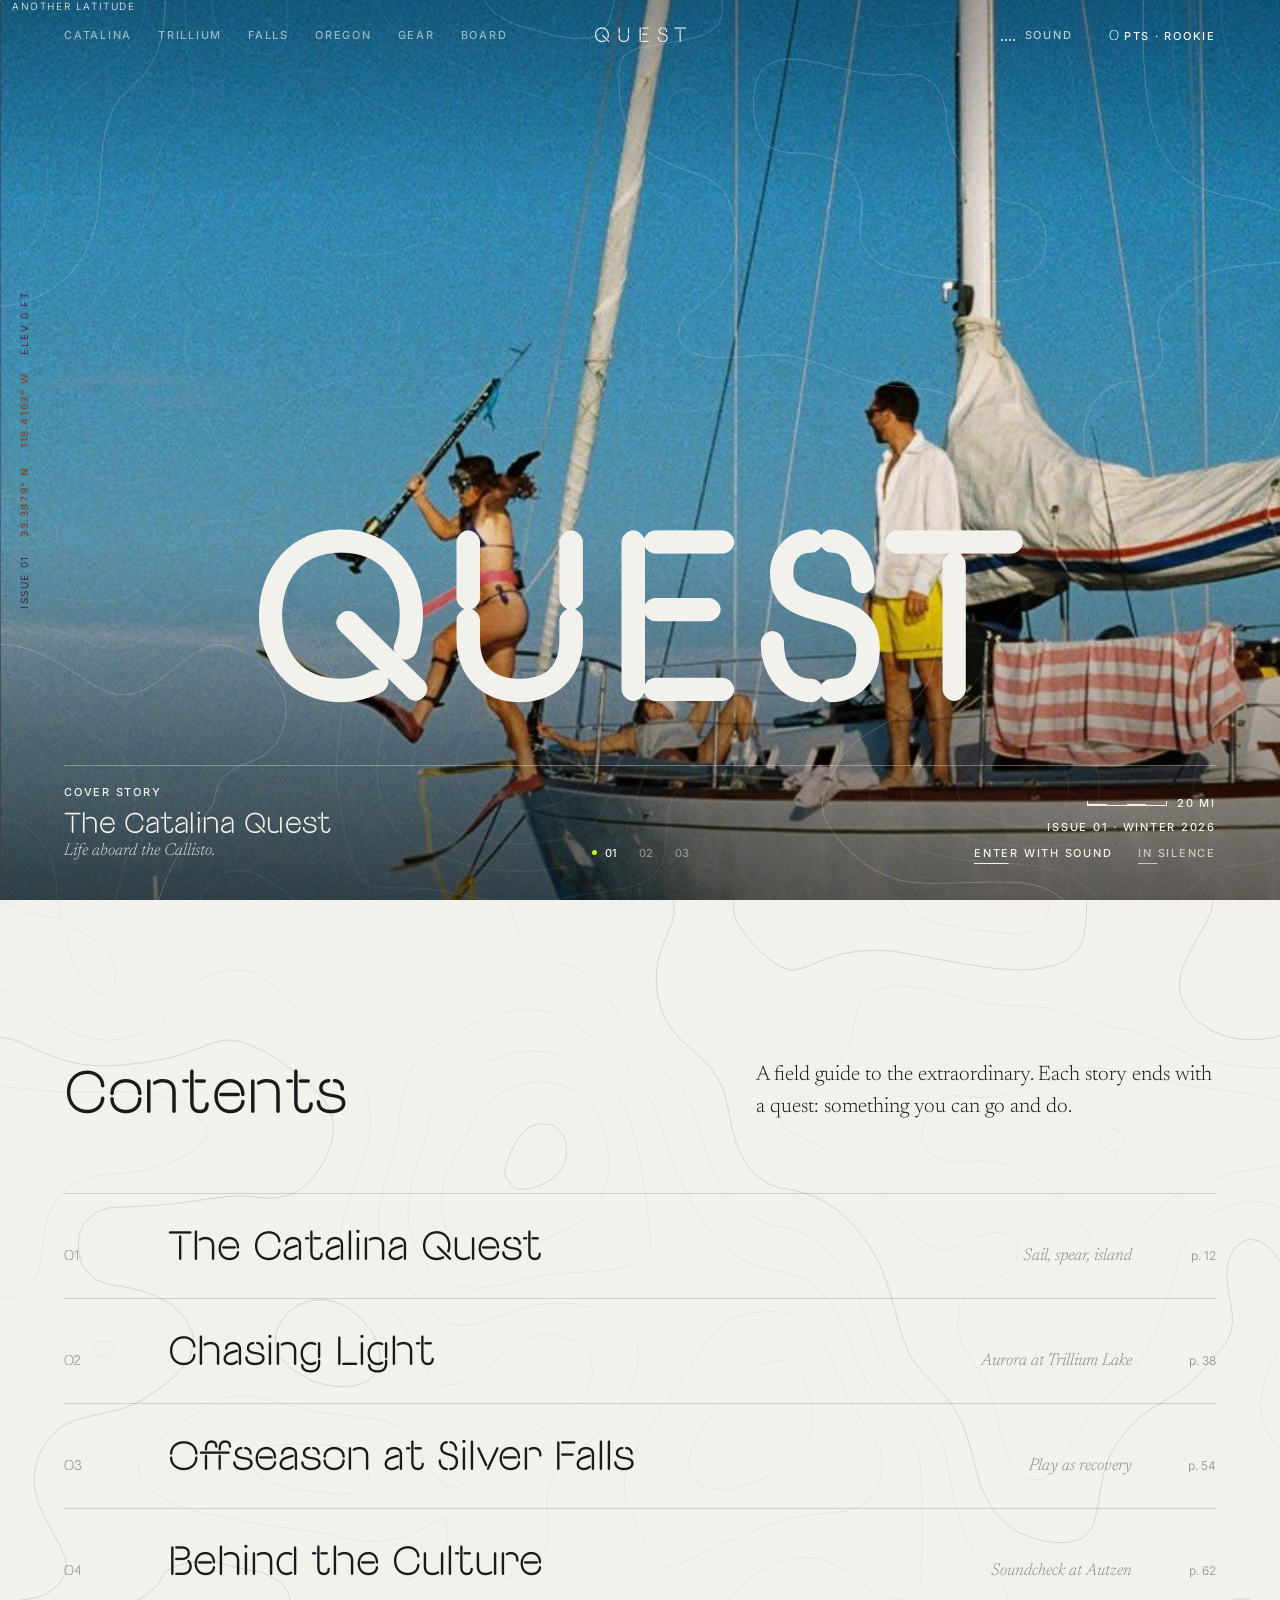
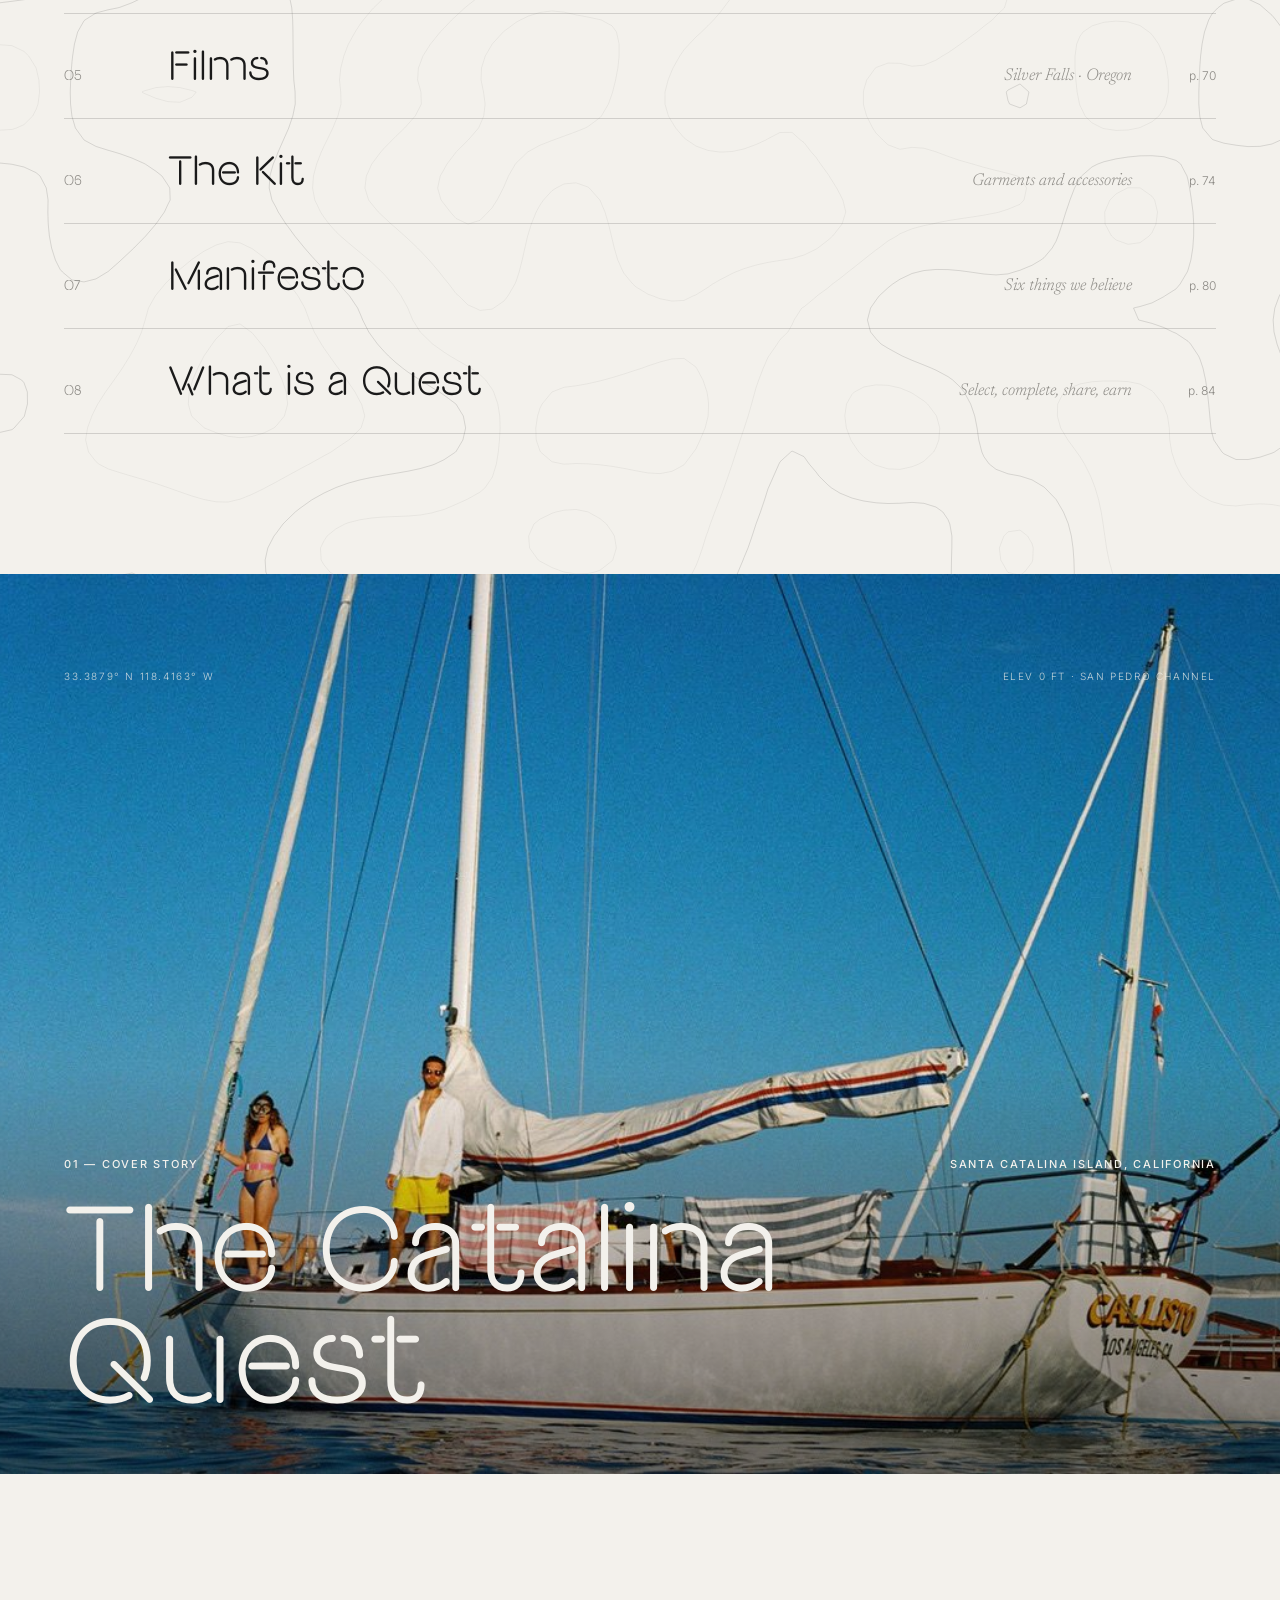
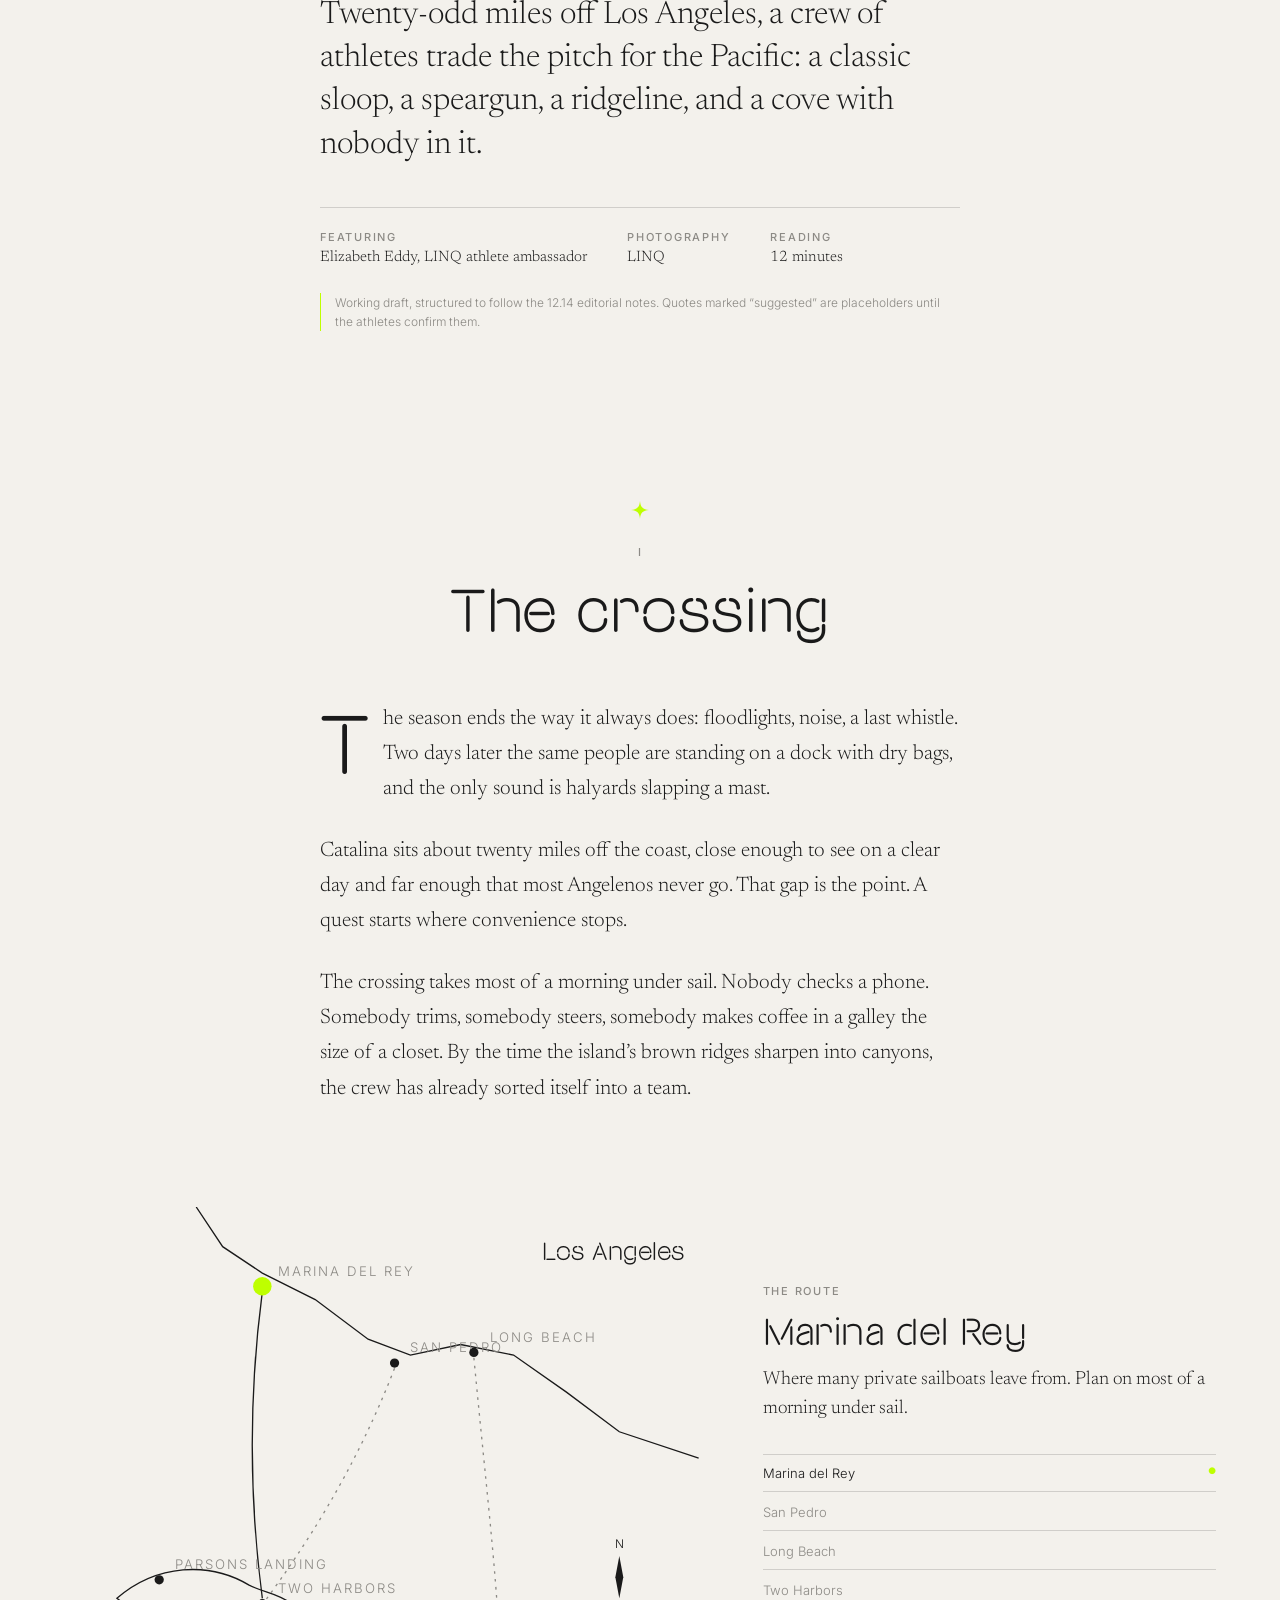
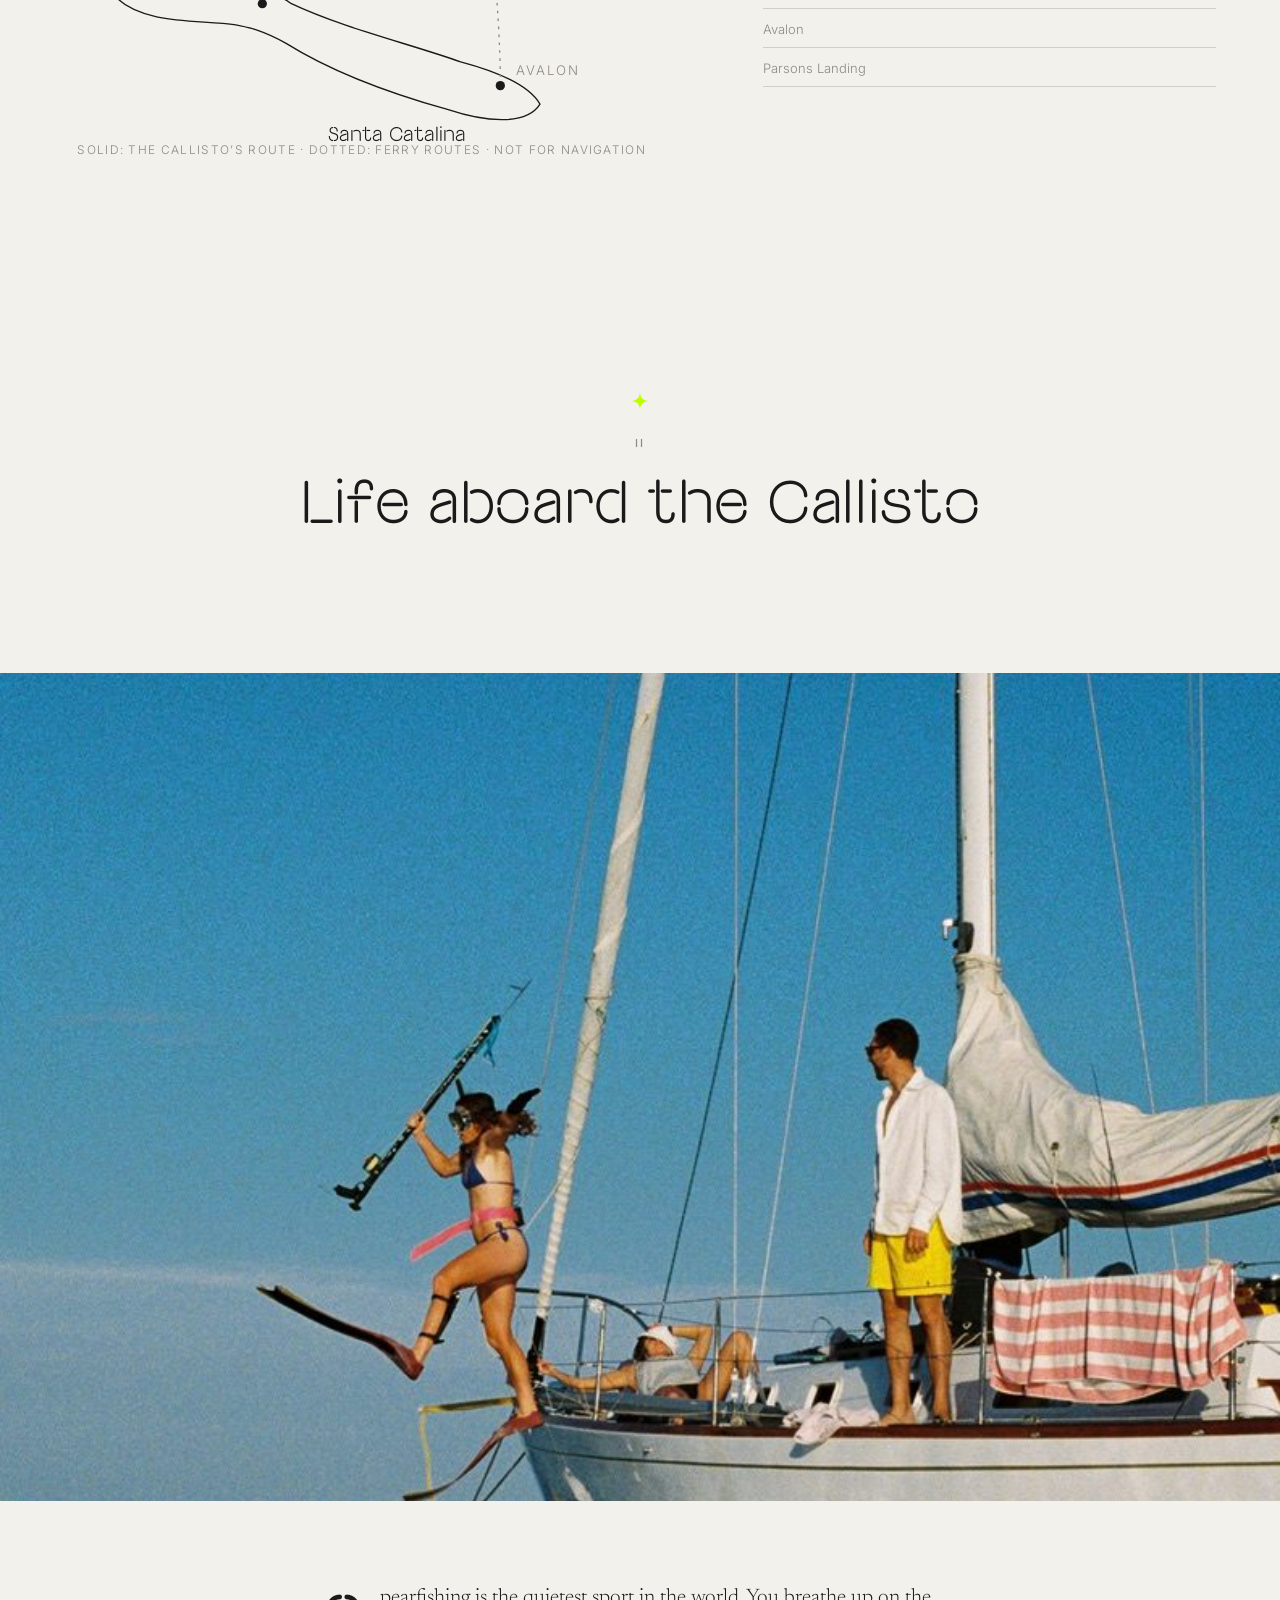
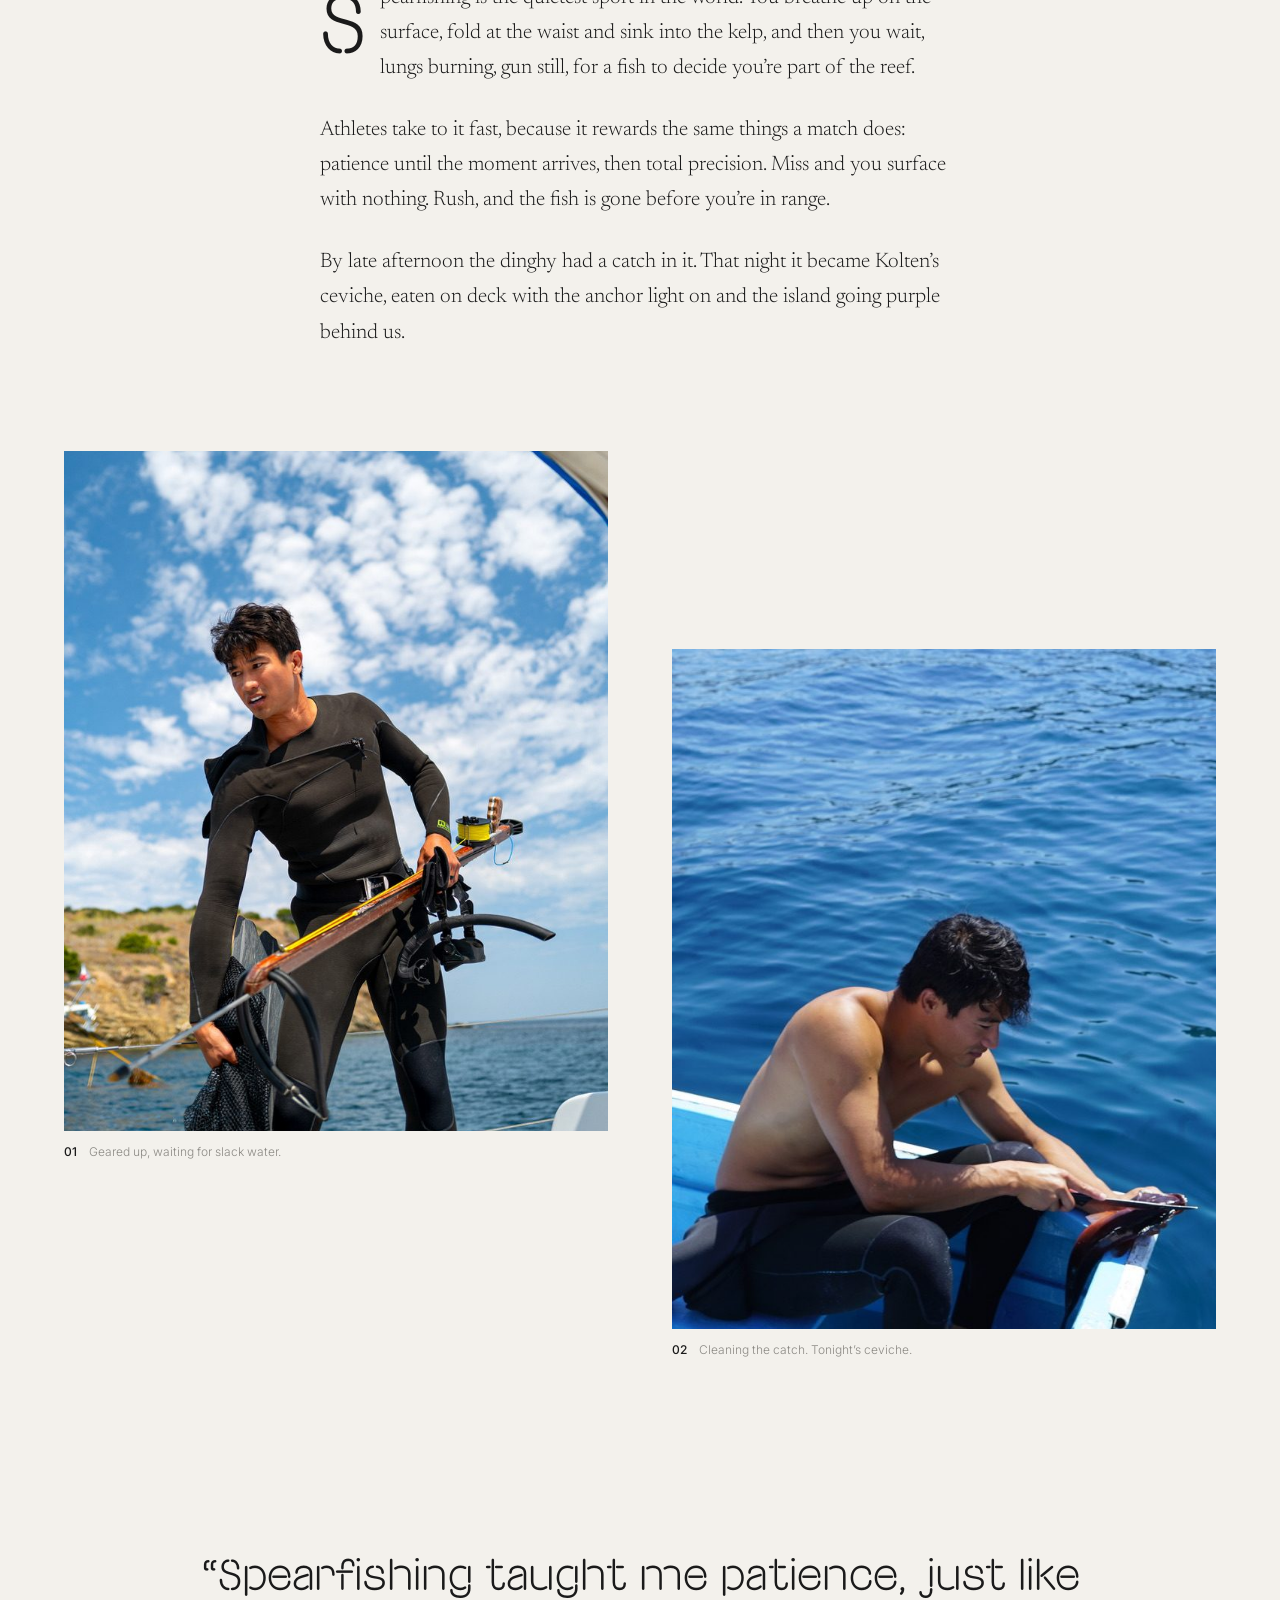
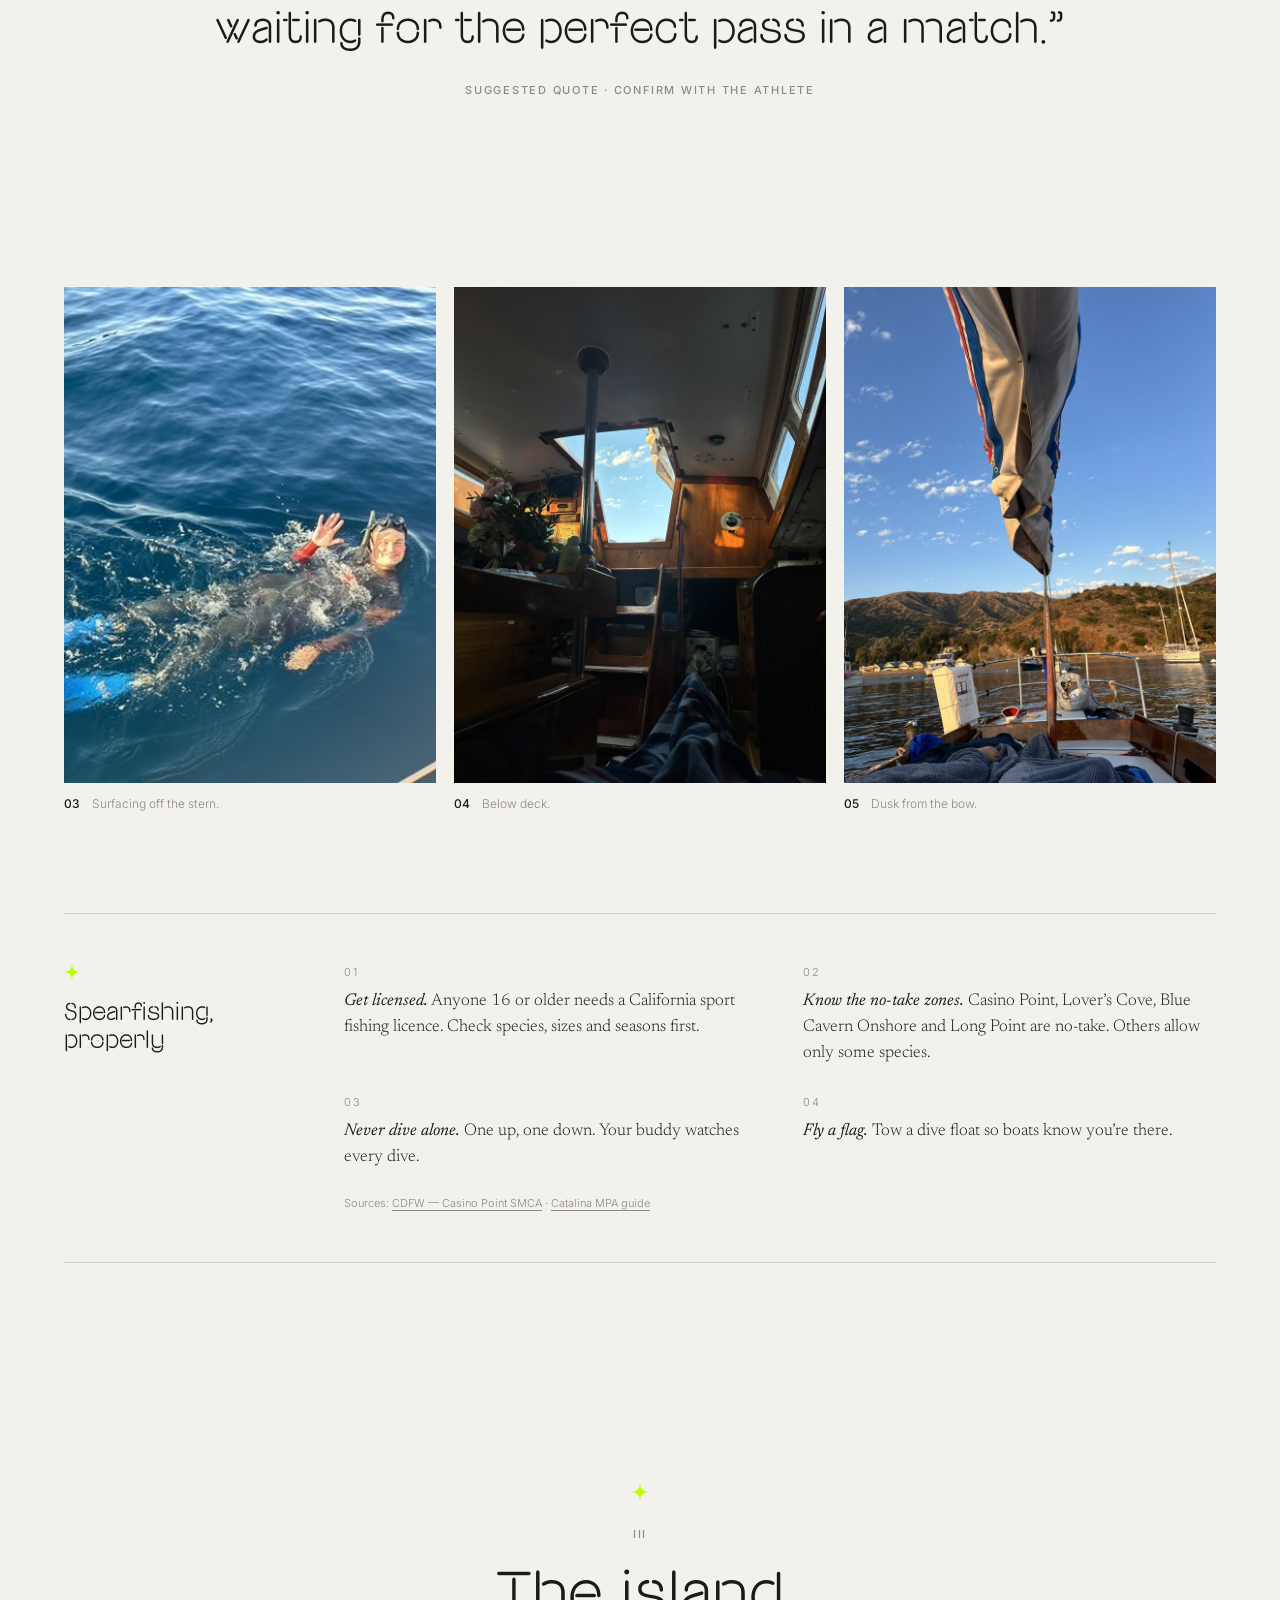
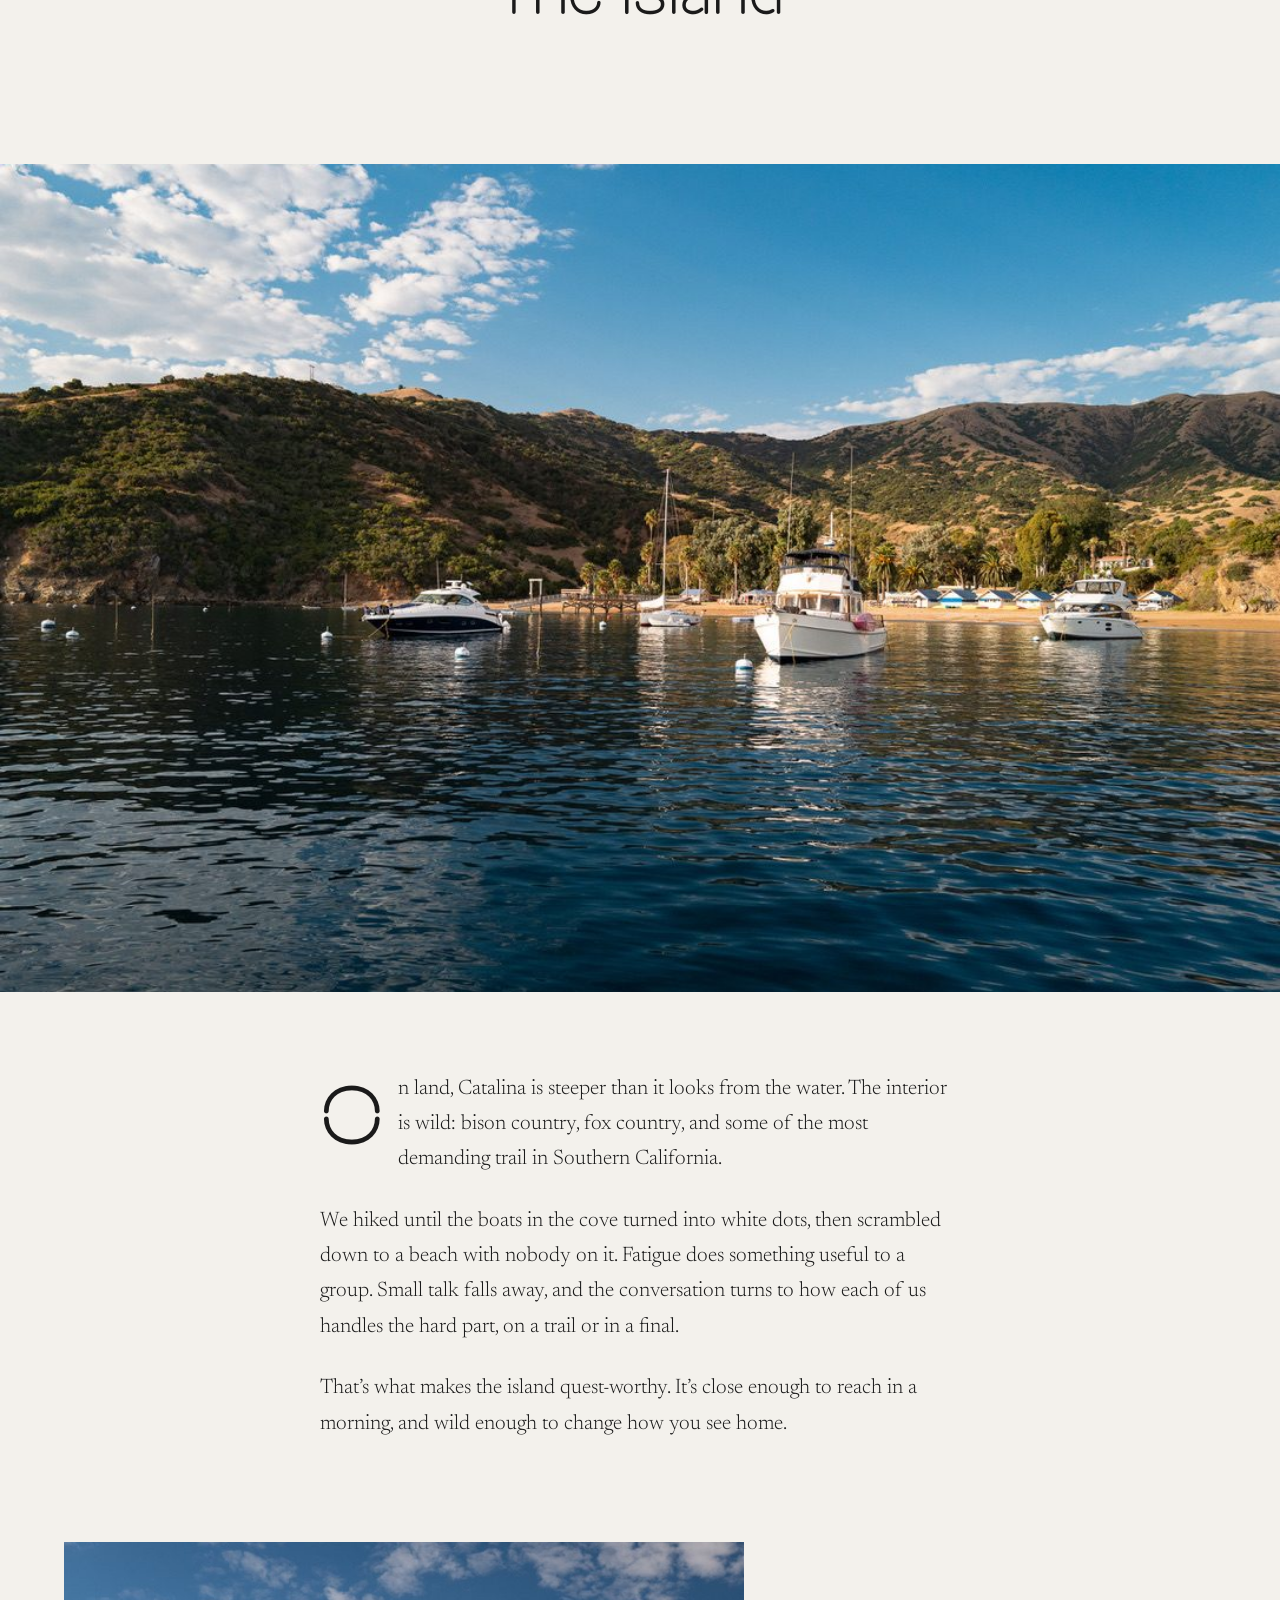
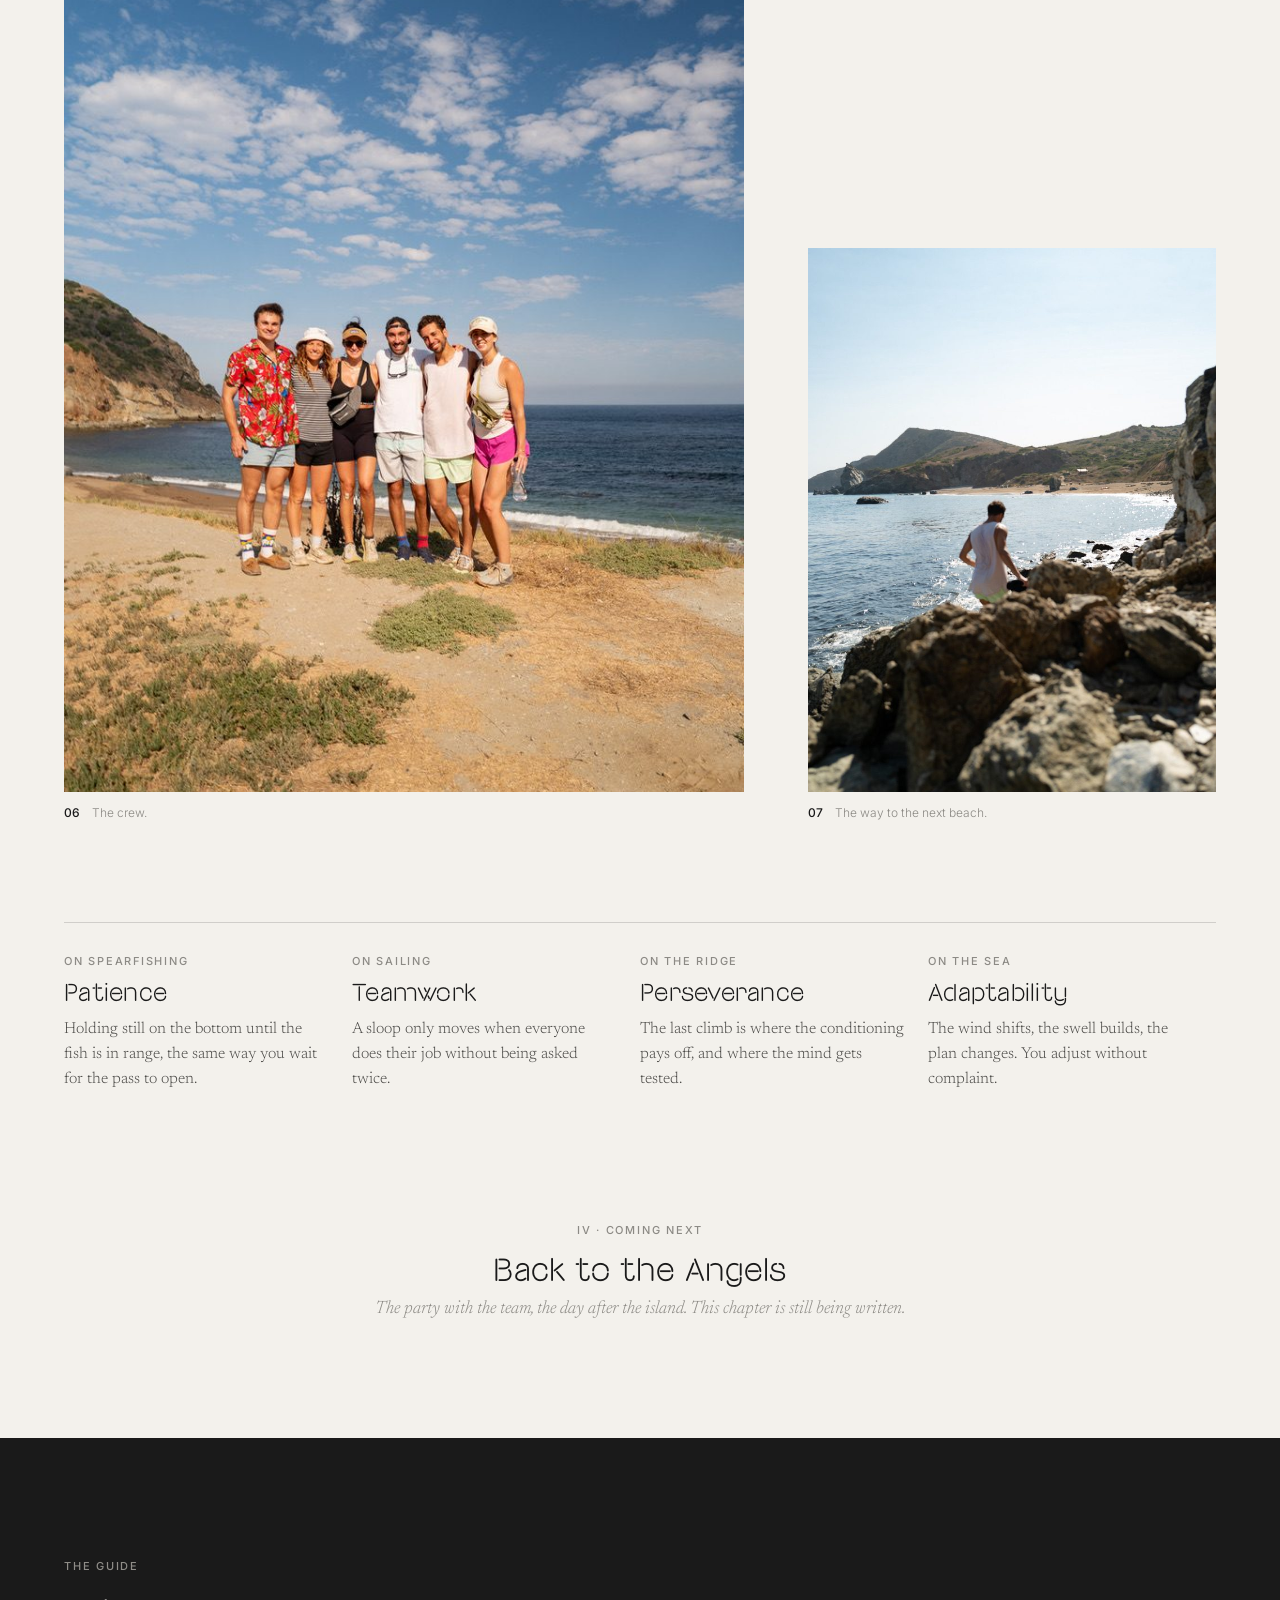
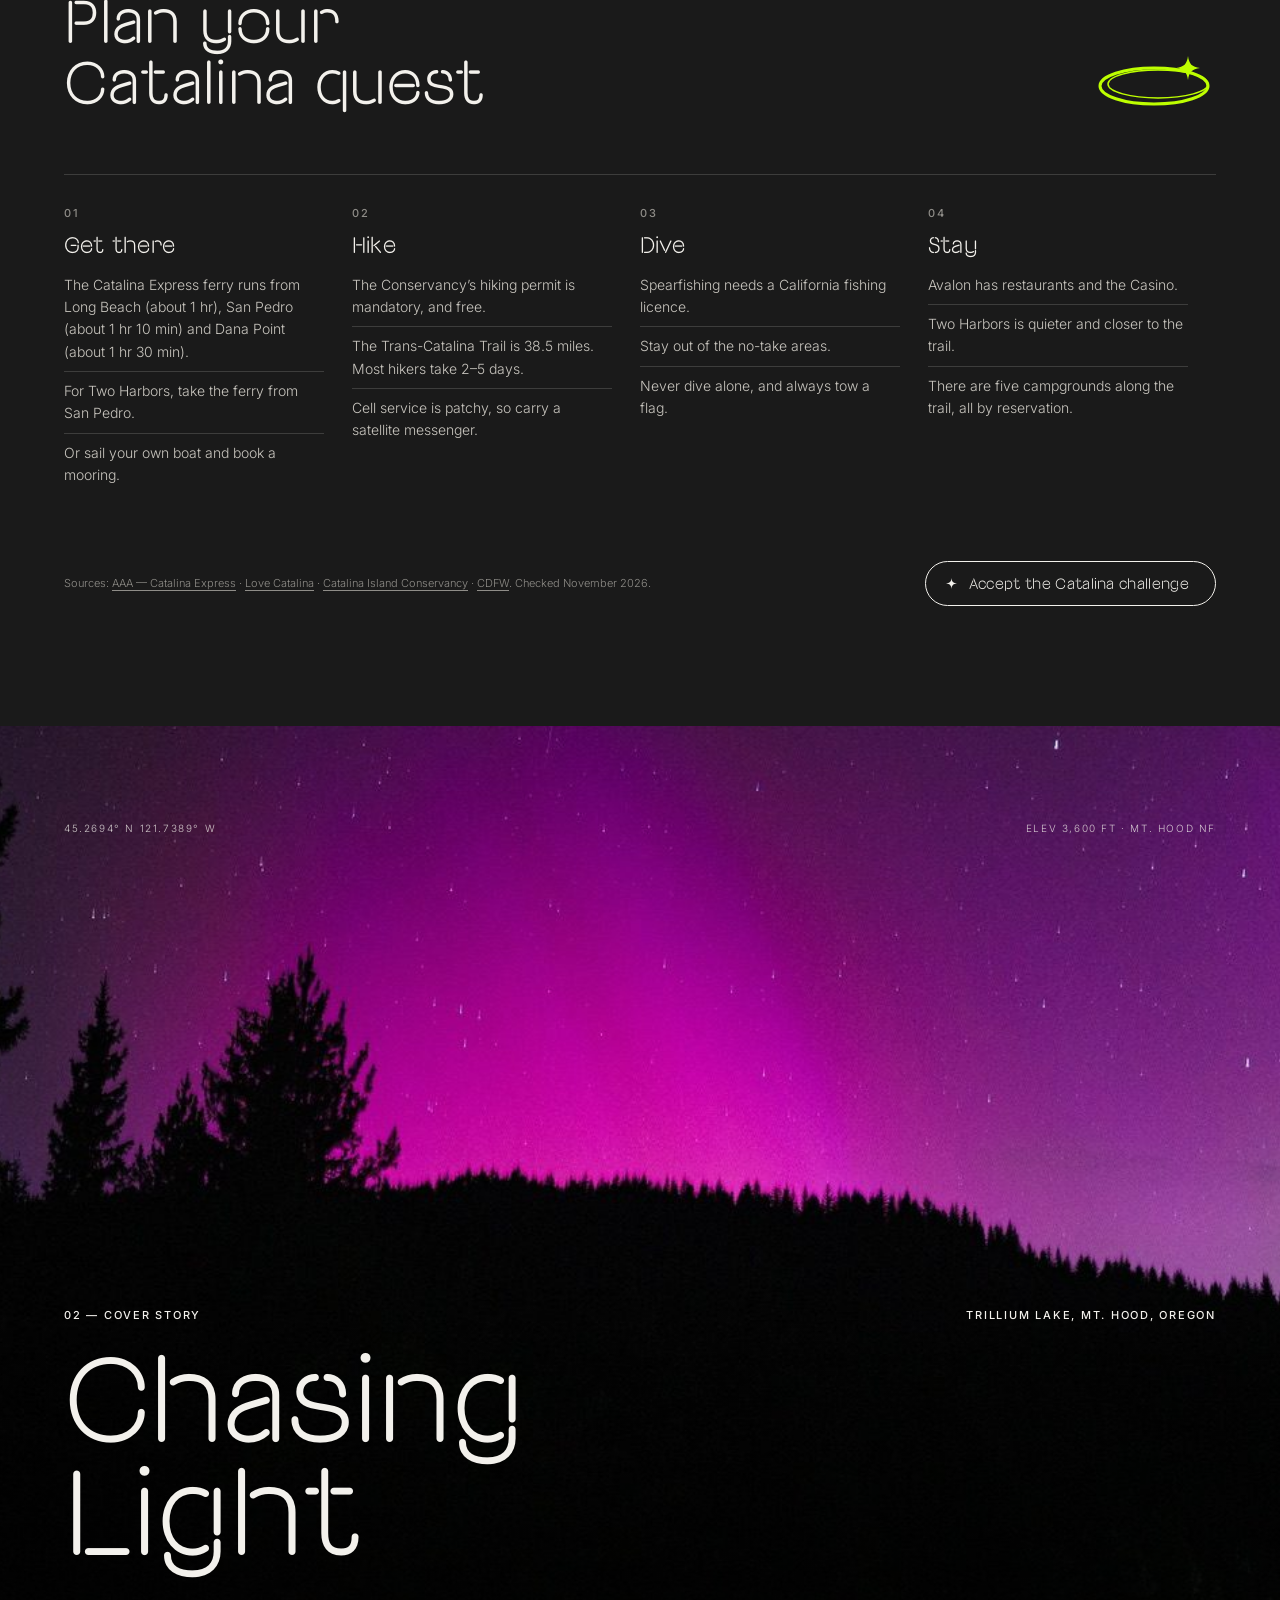
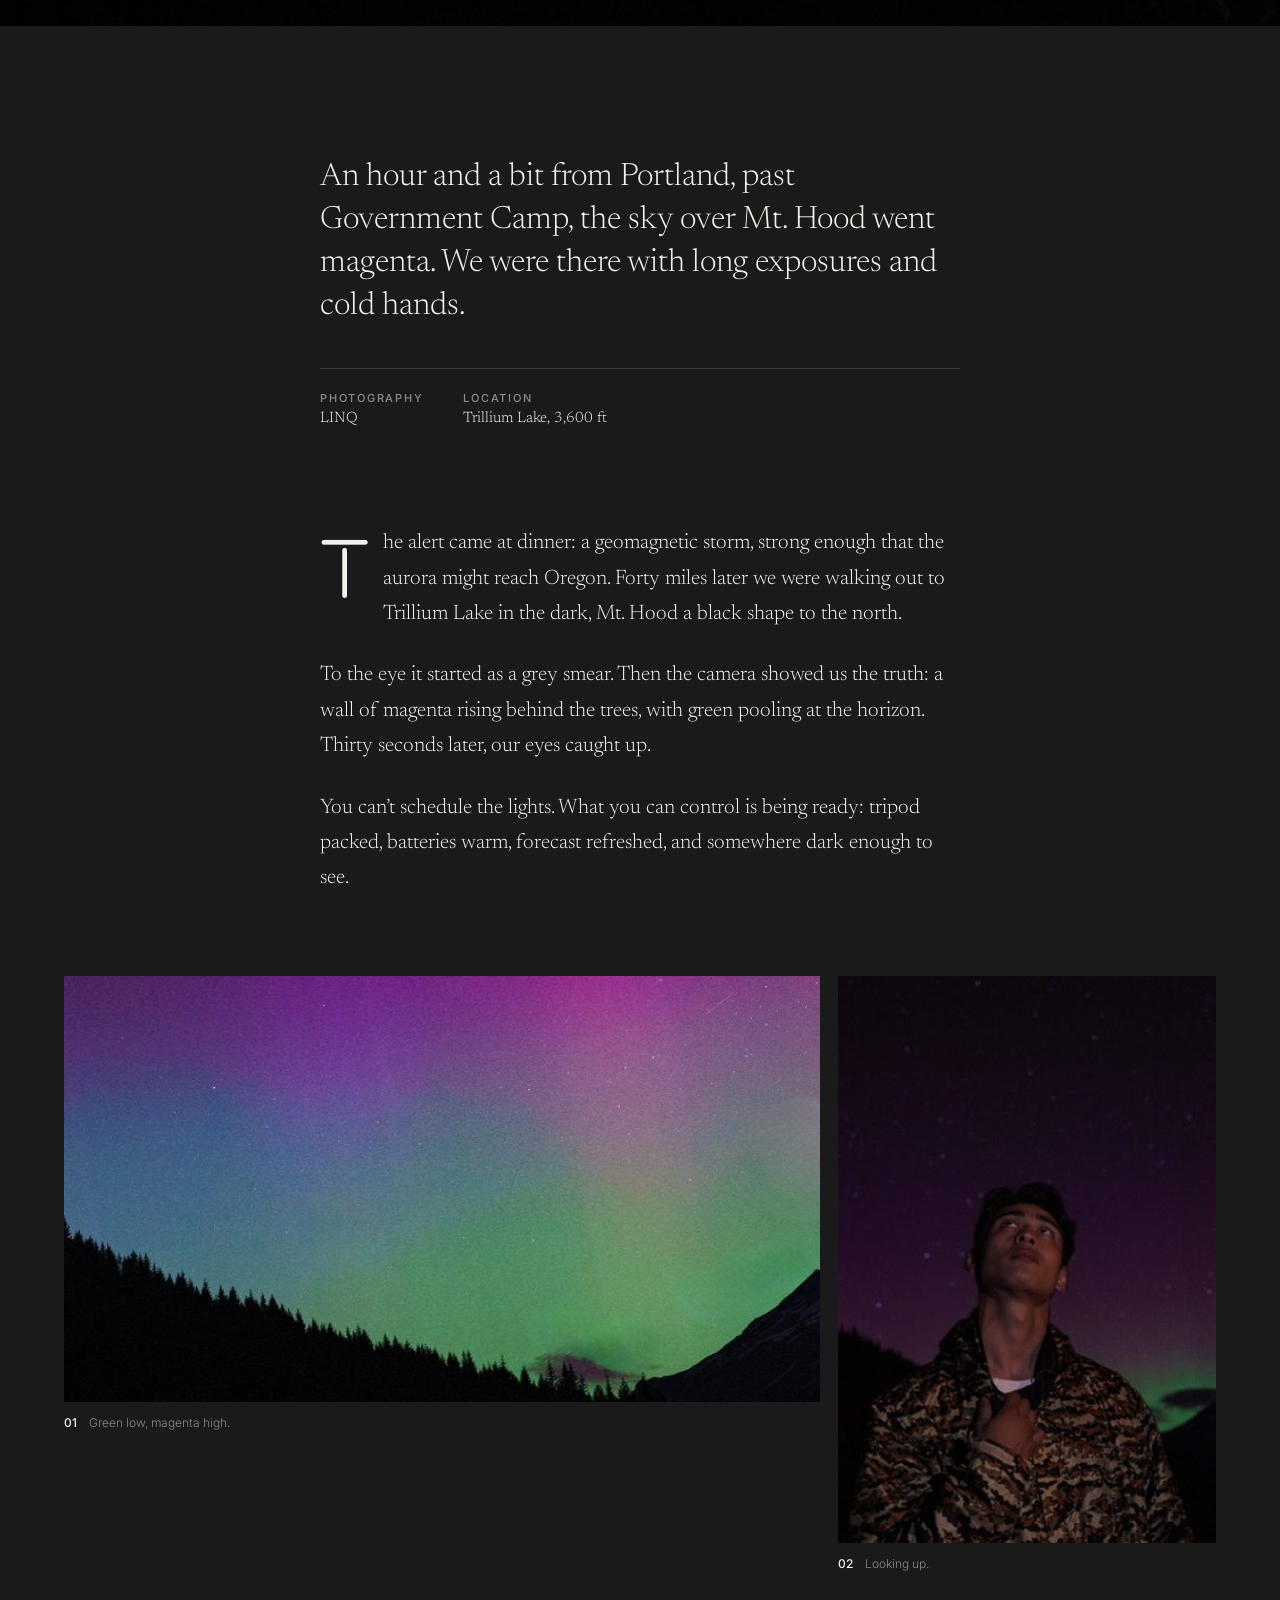
<file: guide.html>
<!DOCTYPE html>
<html lang="en">
<head>
<meta charset="utf-8">
<meta name="viewport" content="width=device-width, initial-scale=1">
<title>Quest Guidebook — Issue 01</title>
<link rel="preconnect" href="https://fonts.googleapis.com">
<link rel="preconnect" href="https://fonts.gstatic.com" crossorigin>
<link href="https://fonts.googleapis.com/css2?family=Newsreader:ital,opsz,wght@0,6..72,300;0,6..72,400;1,6..72,300;1,6..72,400&family=Inter:wght@400;500&display=swap" rel="stylesheet">
<style>
@font-face{font-family:'Beon';src:url('fonts/beon.otf') format('opentype');font-display:swap}
:root{
  --ink:#1A1A1A; --ink2:#242424; --bone:#F3F1EC; --stone:#E6E3DC; --grey:#8C8A85; --line:rgba(26,26,26,.16); --line-d:rgba(243,241,236,.16);
  --lime:#BEFF00;
  --display:'Beon','Inter',sans-serif;
  --serif:'Newsreader',Georgia,serif;
  --sans:'Inter',system-ui,sans-serif;
  --ease:cubic-bezier(.22,.61,.12,1);
  --pad:clamp(20px,5vw,72px);
}
*{box-sizing:border-box;margin:0;padding:0}
html{scroll-behavior:smooth}
body{background:var(--bone);color:var(--ink);font-family:var(--serif);font-weight:300;-webkit-font-smoothing:antialiased;overflow-x:hidden}
a{color:inherit;text-decoration:none}
button{font:inherit;color:inherit;background:none;border:0;cursor:pointer}
img{display:block;max-width:100%}
::selection{background:var(--lime);color:var(--ink)}
.wrap{max-width:1440px;margin:0 auto;padding:0 var(--pad)}
.col{max-width:640px;margin:0 auto}
.disp{font-family:var(--display);font-weight:400;letter-spacing:.01em;line-height:.95}
.lbl{font-family:var(--sans);font-size:11px;font-weight:500;letter-spacing:.16em;text-transform:uppercase}
.muted{color:var(--grey)}
.g{display:inline-block;width:1em;height:1em;vertical-align:-.12em;fill:currentColor}
.g.s{fill:none;stroke:currentColor;stroke-width:1.2}
.dark{background:var(--ink);color:var(--bone)}
.dark .muted{color:#8f8d88}
.rule{height:1px;background:var(--line);border:0}
.dark .rule{background:var(--line-d)}
.fade{opacity:0;transform:translateY(24px);transition:opacity 1.4s var(--ease),transform 1.4s var(--ease)}
.fade.in{opacity:1;transform:none}
.link{position:relative;display:inline-flex;align-items:center;gap:.6em}
.link::after{content:"";position:absolute;left:0;right:0;bottom:-4px;height:1px;background:currentColor;transform-origin:left;transform:scaleX(.25);transition:transform .6s var(--ease)}
.link:hover::after{transform:scaleX(1)}
.btn{position:relative;display:inline-flex;align-items:center;gap:12px;font-family:var(--display);font-size:16px;letter-spacing:.02em;line-height:1;padding:14px 26px 13px 20px;border:1px solid currentColor;border-radius:999px;transition:background .6s var(--ease),color .6s var(--ease),border-color .6s;isolation:isolate}
.btn::before{content:"";width:11px;height:11px;flex:none;background:currentColor;-webkit-mask:url("data:image/svg+xml,%3Csvg xmlns='http://www.w3.org/2000/svg' viewBox='0 0 100 100'%3E%3Cpath d='M50 0C52.5 34 66 47.5 100 50 66 52.5 52.5 66 50 100 47.5 66 34 52.5 0 50 34 47.5 47.5 34 50 0Z'/%3E%3C/svg%3E") center/contain no-repeat;mask:url("data:image/svg+xml,%3Csvg xmlns='http://www.w3.org/2000/svg' viewBox='0 0 100 100'%3E%3Cpath d='M50 0C52.5 34 66 47.5 100 50 66 52.5 52.5 66 50 100 47.5 66 34 52.5 0 50 34 47.5 47.5 34 50 0Z'/%3E%3C/svg%3E") center/contain no-repeat;transition:transform 1.1s var(--ease),background .5s}
.btn::after{content:"";position:absolute;inset:-7px -12px;border:1px solid var(--lime);border-radius:50%;transform:rotate(-5deg) scale(.9);opacity:0;transition:opacity .6s,transform 1s var(--ease);pointer-events:none;z-index:-1}
.btn:hover{background:var(--ink);color:var(--bone);border-color:var(--ink)}
.btn:hover::before{transform:rotate(180deg);background:var(--lime)}
.btn:hover::after{opacity:1;transform:rotate(-5deg) scale(1)}
.dark .btn:hover{background:var(--bone);color:var(--ink);border-color:var(--bone)}
.dark .btn:hover::before{background:var(--ink)}
.btn.on,.btn.on:hover{background:var(--lime);color:var(--ink);border-color:var(--lime)}
.btn.on::before{background:var(--ink)}
.btn.quiet{border-color:transparent;padding-left:0}
.btn.quiet:hover{background:none;color:inherit;border-color:transparent}
.btn.quiet::after{display:none}

/* nav */
#progress{position:fixed;top:0;left:0;height:1px;width:0;background:var(--lime);z-index:130}
nav{position:fixed;top:0;left:0;right:0;z-index:120;display:grid;grid-template-columns:1fr auto 1fr;align-items:center;padding:22px var(--pad);color:var(--bone);transition:background .6s,color .6s,padding .6s}
nav.solid{background:rgba(243,241,236,.92);backdrop-filter:blur(12px);-webkit-backdrop-filter:blur(12px);color:var(--ink);padding:14px var(--pad)}
nav.solid.dk{background:rgba(26,26,26,.9);color:var(--bone)}
.navl{display:flex;gap:26px}
.navl a{opacity:.6;transition:opacity .3s;position:relative}
.navl a:hover,.navl a.active{opacity:1}
.navl a.active::before{content:"";position:absolute;left:-12px;top:50%;width:4px;height:4px;border-radius:50%;background:var(--lime);transform:translateY(-50%)}
.logo{font-family:var(--display);font-size:22px;letter-spacing:.32em;padding-left:.32em}
.passport{justify-self:end;display:flex;gap:14px;align-items:center}
.passport b{font-family:var(--display);font-weight:400;font-size:15px;letter-spacing:.04em}
@media(max-width:1060px){.navl{display:none}nav{grid-template-columns:auto 1fr}.passport{justify-self:end}}

/* cover */
#cover{position:relative;height:100vh;min-height:640px;overflow:hidden;background:var(--ink);color:var(--bone)}
.slide{position:absolute;inset:0;opacity:0;transition:opacity 2.2s ease}
.slide.on{opacity:1}
.slide img{width:100%;height:100%;object-fit:cover;transform:scale(1.04);transition:transform 12s linear}
.slide.on img{transform:scale(1)}
.slide::after{content:"";position:absolute;inset:0;background:linear-gradient(to bottom,rgba(0,0,0,.28),transparent 22%,transparent 60%,rgba(0,0,0,.55))}
.cover-in{position:absolute;inset:0;z-index:3;display:flex;flex-direction:column;justify-content:flex-end;padding:0 var(--pad) 40px}
.mast{font-family:var(--display);font-size:clamp(96px,19vw,300px);line-height:.8;letter-spacing:.06em;text-align:center;margin-bottom:5vh;opacity:0;animation:mast 2.4s .2s var(--ease) forwards}
@keyframes mast{from{opacity:0;letter-spacing:.2em}to{opacity:1;letter-spacing:.06em}}
.cover-foot{display:grid;grid-template-columns:1fr auto 1fr;align-items:end;gap:20px;border-top:1px solid rgba(243,241,236,.35);padding-top:18px}
.cl{display:none}.cl.on{display:block;animation:fadein 1.2s var(--ease)}
@keyframes fadein{from{opacity:0}to{opacity:1}}
.cl .disp{font-size:clamp(24px,2.4vw,36px);margin:8px 0 6px}
.cl p{font-style:italic;font-size:17px;opacity:.85}
.cidx{display:flex;gap:22px}
.cidx button{opacity:.45;transition:opacity .3s}
.cidx button.on{opacity:1}
.cidx button.on::before{content:"";display:inline-block;width:5px;height:5px;border-radius:50%;background:var(--lime);margin-right:8px;vertical-align:2px}
.cover-foot .r{justify-self:end;text-align:right}
@media(max-width:760px){.cover-foot{grid-template-columns:1fr}.cover-foot .r{justify-self:start;text-align:left}}

/* contents */
#contents{padding:160px 0 140px}
.c-head{display:grid;grid-template-columns:1fr 1fr;gap:40px;margin-bottom:70px;align-items:end}
.c-head .disp{font-size:clamp(44px,5vw,76px)}
.c-head p{font-size:21px;line-height:1.5;max-width:460px;justify-self:end}
.toc{position:relative}
.toc a{display:grid;grid-template-columns:80px 1fr auto 60px;gap:24px;align-items:baseline;padding:26px 0;border-top:1px solid var(--line);transition:padding .6s var(--ease)}
.toc a:last-child{border-bottom:1px solid var(--line)}
.toc a .n{font-family:var(--display);font-size:15px;color:var(--grey)}
.toc a .t{font-family:var(--display);font-size:clamp(28px,3.4vw,52px)}
.toc a .d{font-style:italic;font-size:17px;color:var(--grey)}
.toc a .p{font-family:var(--sans);font-size:12px;text-align:right;color:var(--grey)}
.toc a:hover{padding-left:18px}
.toc a:hover .n{color:var(--ink)}
.toc-img{position:fixed;width:280px;aspect-ratio:4/5;pointer-events:none;z-index:60;opacity:0;transform:translate(-50%,-50%) scale(.96);transition:opacity .4s,transform .4s var(--ease);overflow:hidden}
.toc-img.on{opacity:1;transform:translate(-50%,-50%) scale(1)}
.toc-img img{width:100%;height:100%;object-fit:cover}
@media(max-width:900px){.c-head{grid-template-columns:1fr}.c-head p{justify-self:start}.toc a{grid-template-columns:40px 1fr auto}.toc a .d{display:none}}

/* feature shared */
.opener{position:relative;height:100vh;min-height:620px;overflow:hidden}
.opener img{width:100%;height:100%;object-fit:cover}
.opener .ov{position:absolute;inset:0;background:linear-gradient(to top,rgba(0,0,0,.5),transparent 45%);display:flex;flex-direction:column;justify-content:flex-end;padding:0 var(--pad) 56px;color:var(--bone)}
.opener .disp{font-size:clamp(60px,10vw,168px);line-height:.88}
.opener .meta{display:flex;justify-content:space-between;gap:20px;flex-wrap:wrap;margin-bottom:22px}
.standfirst{padding:120px 0 40px}
.standfirst p.dek{font-size:clamp(24px,2.5vw,34px);line-height:1.35;font-weight:300}
.credits{display:flex;gap:40px;flex-wrap:wrap;margin-top:40px;padding-top:22px;border-top:1px solid var(--line)}
.dark .credits{border-color:var(--line-d)}
.credits div span{display:block;margin-bottom:6px}
.credits div{font-size:15px}
.note{margin-top:28px;font-family:var(--sans);font-size:12px;line-height:1.6;color:var(--grey);padding-left:14px;border-left:1px solid var(--lime)}
.chap-h{text-align:center;padding:130px 0 60px}
.chap-h .lbl{display:block;margin-bottom:22px}
.chap-h .disp{font-size:clamp(40px,5vw,78px)}
.chap-h .g{color:var(--lime);font-size:18px;margin-bottom:24px}
.prose p{font-size:21px;line-height:1.68;margin-bottom:1.25em}
.prose p.drop::first-letter{font-family:var(--display);float:left;font-size:88px;line-height:.8;padding:8px 14px 0 0}
.pull{padding:90px 0;text-align:center}
.pull blockquote{font-family:var(--display);font-size:clamp(30px,3.6vw,54px);line-height:1.15;max-width:980px;margin:0 auto}
.pull cite{display:block;margin-top:28px;font-style:normal}
figure{position:relative;overflow:hidden;cursor:zoom-in;background:var(--stone)}
.dark figure{background:#111}
figure img{width:100%;height:100%;object-fit:cover;transition:transform 2s var(--ease)}
figure:hover img{transform:scale(1.025)}
figcaption{font-family:var(--sans);font-size:12px;line-height:1.5;color:var(--grey);padding-top:12px;display:flex;gap:12px}
figcaption b{font-weight:500;color:var(--ink)}
.dark figcaption b{color:var(--bone)}
.bleed{margin:80px 0}
.bleed figure{height:min(92vh,980px)}
.duo{display:grid;grid-template-columns:1fr 1fr;gap:var(--pad);margin:100px 0;align-items:start}
.duo .off{margin-top:22vh}
.duo figure{aspect-ratio:4/5}
.trio{display:grid;grid-template-columns:repeat(3,1fr);gap:18px;margin:100px 0}
.trio figure{aspect-ratio:3/4}
.asym{display:grid;grid-template-columns:5fr 3fr;gap:var(--pad);align-items:end;margin:100px 0}
.asym figure.a{aspect-ratio:4/5}.asym figure.b{aspect-ratio:3/4}
.notes{display:grid;grid-template-columns:240px 1fr;gap:40px;padding:50px 0;border-top:1px solid var(--line);border-bottom:1px solid var(--line);margin:90px 0}
.dark .notes{border-color:var(--line-d)}
.notes h4{font-family:var(--display);font-weight:400;font-size:26px;line-height:1.1}
.notes h4 .g{color:var(--lime);display:block;margin-bottom:18px;font-size:16px}
.notes ol{list-style:none;counter-reset:n;display:grid;grid-template-columns:1fr 1fr;gap:26px 46px}
.notes li{counter-increment:n;font-size:17px;line-height:1.55}
.notes li::before{content:counter(n,decimal-leading-zero);display:block;font-family:var(--sans);font-size:11px;letter-spacing:.14em;color:var(--grey);margin-bottom:8px}
.notes li b{font-weight:400;font-style:italic}
.src{font-family:var(--sans);font-size:11px;line-height:1.7;color:var(--grey);margin-top:22px}
.src a{border-bottom:1px solid currentColor}
.traits{display:grid;grid-template-columns:repeat(4,1fr);margin:90px 0;border-top:1px solid var(--line)}
.trait{padding:30px 24px 0 0}
.trait .disp{font-size:26px;margin:12px 0 12px}
.trait p{font-size:16px;line-height:1.55;color:#4a4946}
@media(max-width:900px){.duo,.asym,.notes{grid-template-columns:1fr}.duo .off{margin-top:0}.trio,.traits{grid-template-columns:1fr 1fr}.notes ol{grid-template-columns:1fr}}

/* catalina map */
.mapwrap{display:grid;grid-template-columns:1.4fr 1fr;gap:var(--pad);align-items:center;margin:100px 0}
.mapsvg svg{width:100%;height:auto;display:block}
.stop{cursor:pointer}
.stop .c{transition:r .4s var(--ease),fill .4s}
.stop.on .c{fill:var(--lime);r:7}
.mapinfo .disp{font-size:40px;margin:14px 0 14px}
.mapinfo p{font-size:19px;line-height:1.55}
.mapinfo .idx{display:flex;flex-direction:column;gap:2px;margin-top:30px;border-top:1px solid var(--line)}
.mapinfo .idx button{display:flex;justify-content:space-between;padding:10px 0;border-bottom:1px solid var(--line);font-family:var(--sans);font-size:13px;color:var(--grey);transition:color .3s}
.mapinfo .idx button.on{color:var(--ink)}
.mapinfo .idx button.on::after{content:"●";color:var(--lime);font-size:9px}
@media(max-width:900px){.mapwrap{grid-template-columns:1fr}}

/* guide */
.guide{padding:120px 0}
.guide-h{display:flex;justify-content:space-between;align-items:end;gap:30px;flex-wrap:wrap;margin-bottom:60px}
.guide-h .disp{font-size:clamp(40px,5vw,76px)}
.guide-grid{display:grid;grid-template-columns:repeat(4,1fr);border-top:1px solid var(--line-d)}
.gcell{padding:30px 28px 10px 0}
.gcell .disp{font-size:24px;margin:14px 0 16px}
.gcell ul{list-style:none}
.gcell li{font-family:var(--sans);font-size:14px;line-height:1.6;color:#c9c6bf;padding:8px 0;border-top:1px solid var(--line-d)}
.gcell li:first-child{border-top:0;padding-top:0}
.guide-foot{display:flex;justify-content:space-between;align-items:center;gap:30px;flex-wrap:wrap;margin-top:56px}
@media(max-width:1000px){.guide-grid{grid-template-columns:1fr 1fr}}
@media(max-width:600px){.guide-grid{grid-template-columns:1fr}}

/* trillium */
#trillium .standfirst{padding-top:130px}
.n-pair{display:grid;grid-template-columns:2fr 1fr;gap:18px;margin:80px 0}
.n-pair figure.w{aspect-ratio:16/9}.n-pair figure.t{height:100%}
.kp{display:grid;grid-template-columns:1fr 1fr;gap:var(--pad);align-items:center;padding:70px 0;border-top:1px solid var(--line-d);border-bottom:1px solid var(--line-d);margin:100px 0}
.kp .kval{font-family:var(--display);font-size:clamp(70px,9vw,140px);line-height:.85}
.kp .verdict{font-size:22px;line-height:1.45;margin-top:22px;min-height:66px}
.kp input{-webkit-appearance:none;appearance:none;width:100%;height:1px;background:rgba(243,241,236,.35);margin-top:30px;outline:none}
.kp input::-webkit-slider-thumb{-webkit-appearance:none;width:16px;height:16px;border-radius:50%;background:var(--lime);cursor:pointer}
.kp input::-moz-range-thumb{width:16px;height:16px;border:0;border-radius:50%;background:var(--lime);cursor:pointer}
.sky{position:relative;aspect-ratio:4/3;background:#0c0c0c;overflow:hidden}
.sky .band{position:absolute;left:-20%;right:-20%;bottom:28%;height:110%;background:radial-gradient(ellipse at 50% 100%,rgba(190,255,0,.55),rgba(160,60,200,.45) 45%,transparent 70%);filter:blur(18px);transform-origin:bottom;transition:transform 1s var(--ease),opacity 1s}
.sky .ridge{position:absolute;left:0;right:0;bottom:0;height:34%;background:var(--ink);clip-path:polygon(0 60%,10% 45%,18% 58%,28% 36%,38% 52%,50% 30%,58% 14%,64% 0,70% 16%,78% 40%,88% 46%,100% 34%,100% 100%,0 100%)}
.sky svg{position:absolute;top:18px;right:18px;width:44px;height:44px;color:var(--lime);opacity:.9}
.four{display:grid;grid-template-columns:repeat(4,1fr);gap:14px;margin:60px 0 100px}
.four figure{aspect-ratio:2/3}
@media(max-width:900px){.n-pair,.kp{grid-template-columns:1fr}.four{grid-template-columns:1fr 1fr}}

/* silver falls */
.flip{position:relative;aspect-ratio:16/9;overflow:hidden;cursor:ew-resize;user-select:none;touch-action:none;margin-top:16px}
.flip img{position:absolute;inset:0;width:100%;height:100%;object-fit:cover;pointer-events:none}
.flip .top{clip-path:inset(0 0 0 var(--x,50%))}
.flip .bar{position:absolute;top:0;bottom:0;left:var(--x,50%);width:1px;background:var(--bone)}
.flip .bar::after{content:"";position:absolute;top:50%;left:50%;width:12px;height:12px;border-radius:50%;background:var(--lime);transform:translate(-50%,-50%)}
.flip .lb{position:absolute;bottom:14px;color:var(--bone)}
.sf-pair{display:grid;grid-template-columns:1fr 1fr;gap:18px;margin:100px 0}
.sf-pair figure{aspect-ratio:16/10}
@media(max-width:900px){.sf-pair{grid-template-columns:1fr}}

/* films */
#films{padding:150px 0}
.films{display:grid;grid-template-columns:1fr 1fr;gap:var(--pad);margin-top:70px}
.film{display:block}
.film .fr{position:relative;aspect-ratio:16/9;overflow:hidden;background:#000}
.film .fr img{width:100%;height:100%;object-fit:cover;opacity:.85;transition:opacity .8s,transform 2s var(--ease)}
.film:hover .fr img{opacity:1;transform:scale(1.03)}
.film .fr .play{position:absolute;left:22px;bottom:20px;display:flex;align-items:center;gap:12px;color:var(--bone)}
.film .fr .play i{width:38px;height:38px;border:1px solid var(--bone);border-radius:50%;display:grid;place-items:center;font-style:normal;font-size:10px;padding-left:2px;transition:background .4s,color .4s,border-color .4s}
.film:hover .fr .play i{background:var(--lime);color:var(--ink);border-color:var(--lime)}
.film .fx{display:flex;justify-content:space-between;gap:20px;margin-top:20px}
.film .disp{font-size:clamp(26px,2.6vw,40px)}
.film p{font-size:17px;line-height:1.5;margin-top:10px;max-width:520px;color:#c9c6bf}
.film .gr{height:100%;display:grid;place-items:center;color:var(--lime)}
.film .gr svg{width:34%;height:auto;opacity:.85}
@media(max-width:900px){.films{grid-template-columns:1fr}}

/* manifesto */
#manifesto{padding:160px 0}
.mani{display:grid;grid-template-columns:160px 1fr;gap:40px;padding:56px 0;border-top:1px solid var(--line)}
.mani h3{font-family:var(--sans);font-weight:500;font-size:11px;letter-spacing:.16em;text-transform:uppercase;color:var(--grey);line-height:1.6}
.mani p{font-size:clamp(24px,2.8vw,40px);line-height:1.3}
.mani p .w{opacity:.14;transition:opacity .5s}
.mani p .w.on{opacity:1}
.coda{text-align:center;padding-top:110px}
.coda .disp{font-size:clamp(46px,7vw,110px);line-height:1.05}
.coda .g{color:var(--lime);font-size:22px;margin:0 .3em}
@media(max-width:800px){.mani{grid-template-columns:1fr;gap:14px}}

/* how */
#how{padding:150px 0}
.sec-h{display:grid;grid-template-columns:1fr 1fr;gap:40px;align-items:end;margin-bottom:70px}
.sec-h .disp{font-size:clamp(44px,5.4vw,84px)}
.sec-h p{font-size:21px;line-height:1.5;justify-self:end;max-width:480px}
.steps{display:grid;grid-template-columns:repeat(4,1fr);border-top:1px solid var(--line)}
.step{padding:34px 28px 34px 0;text-align:left;position:relative;transition:opacity .6s}
.step .n{font-family:var(--display);font-size:64px;line-height:1;color:var(--grey);transition:color .6s}
.step.on .n{color:var(--ink)}
.step.on::before{content:"";position:absolute;top:-1px;left:0;right:28px;height:1px;background:var(--lime)}
.step .disp{font-size:28px;margin:18px 0 12px}
.step p{font-size:17px;line-height:1.55}
.step .ex{font-family:var(--sans);font-size:12px;line-height:1.6;color:var(--grey);margin-top:18px}
.earn{display:grid;grid-template-columns:1fr 1fr;gap:var(--pad);margin-top:90px;padding-top:50px;border-top:1px solid var(--line)}
.earn ul{list-style:none;columns:2;column-gap:40px}
.earn li{font-size:17px;line-height:1.5;padding:10px 0;break-inside:avoid;border-bottom:1px solid var(--line)}
.earn h4{font-family:var(--display);font-weight:400;font-size:26px;margin-bottom:22px}
.relics{display:flex;flex-wrap:wrap;gap:16px}
.relic{width:64px;text-align:center;font-family:var(--sans);font-size:9px;line-height:1.3;color:var(--grey);transition:color .6s}
.relic svg{width:56px;height:56px;display:block;margin:0 auto 8px;color:#c4c1ba;transition:color .6s}
.relic.got{color:var(--ink)}
.relic.got svg{color:var(--ink)}
.relic.got svg .sp{fill:var(--lime)}
@media(max-width:1000px){.steps{grid-template-columns:1fr 1fr}.earn,.sec-h{grid-template-columns:1fr}.sec-h p{justify-self:start}}

/* also */
#issue{padding:150px 0;border-top:1px solid var(--line)}
.also{display:grid;grid-template-columns:repeat(3,1fr);gap:0;border-top:1px solid var(--line)}
.story{padding:34px 34px 40px 0;border-right:1px solid var(--line);cursor:pointer;text-align:left;transition:opacity .6s}
.story:last-child{border-right:0}
.story+.story{padding-left:34px}
.story .disp{font-size:30px;margin:16px 0 14px}
.story p{font-size:17px;line-height:1.5;color:#4a4946}
.story .r{margin-top:30px}
.story.dim{opacity:.3}
@media(max-width:900px){.also{grid-template-columns:1fr}.story,.story+.story{padding:30px 0;border-right:0;border-bottom:1px solid var(--line)}}

/* path */
#path{padding:150px 0}
.paths{display:grid;grid-template-columns:repeat(3,1fr);gap:var(--pad)}
.pathcard{text-align:left}
.pathcard .ph{aspect-ratio:3/4;overflow:hidden;background:var(--stone)}
.pathcard .ph img{width:100%;height:100%;object-fit:cover;filter:grayscale(1);transition:filter 1.2s var(--ease),transform 2s var(--ease)}
.pathcard:hover .ph img{transform:scale(1.03)}
.pathcard.sel .ph img{filter:none}
.pathcard .pb{padding-top:20px;display:flex;justify-content:space-between;gap:20px;align-items:baseline}
.pathcard .disp{font-size:28px}
.pathcard p{font-size:16px;line-height:1.5;margin-top:10px;color:#4a4946}
.pathcard .mk{width:9px;height:9px;border-radius:50%;border:1px solid var(--ink);flex:none}
.pathcard.sel .mk{background:var(--lime);border-color:var(--lime)}
.path-note{margin-top:40px;font-style:italic;font-size:18px;min-height:28px;text-align:center}
@media(max-width:900px){.paths{grid-template-columns:1fr}}

/* quests */
#quests{padding:150px 0}
.rank{display:grid;grid-template-columns:auto 1fr auto;gap:40px;align-items:center;margin-bottom:60px}
.rank .disp{font-size:64px}
.track{position:relative;height:1px;background:var(--line)}
.track .fill{position:absolute;left:0;top:0;height:1px;width:0;background:var(--ink);transition:width 1.4s var(--ease)}
.track .tk{position:absolute;top:14px;transform:translateX(-50%);color:var(--grey)}
.track .tk::before{content:"";position:absolute;left:50%;top:-18px;width:5px;height:5px;border-radius:50%;background:var(--bone);border:1px solid var(--grey);transform:translateX(-50%)}
.track .tk.hit{color:var(--ink)}
.track .tk.hit::before{background:var(--lime);border-color:var(--lime)}
.rank .now{text-align:right}
.rank .now .disp{font-size:26px;display:block}
.filters{display:flex;gap:24px;flex-wrap:wrap;margin-bottom:30px}
.filters button{color:var(--grey);transition:color .3s}
.filters button.on{color:var(--ink)}
.filters button.on::before{content:"";display:inline-block;width:5px;height:5px;border-radius:50%;background:var(--lime);margin-right:8px;vertical-align:2px}
.qlist{border-top:1px solid var(--ink)}
.q{border-bottom:1px solid var(--line)}
.q .row{display:grid;grid-template-columns:44px 1.6fr 1fr 70px 80px 150px;gap:20px;align-items:center;padding:22px 0;cursor:pointer}
.q .row .n{font-family:var(--sans);font-size:12px;color:var(--grey)}
.q .row .t{font-family:var(--display);font-size:clamp(20px,1.8vw,28px)}
.q .row .loc{font-family:var(--sans);font-size:13px;color:var(--grey)}
.q .row .rt{font-family:var(--sans);font-size:11px;letter-spacing:.2em;color:var(--grey)}
.q .row .pt{font-family:var(--display);font-size:20px;text-align:right}
.q .row .st{justify-self:end}
.q .more .btn{font-size:14px;padding:11px 20px 10px 16px}
.q .row .st .dot{display:inline-block;width:6px;height:6px;border-radius:50%;margin-right:8px;vertical-align:1px;border:1px solid var(--grey)}
.q.acc .row .st .dot{border-color:var(--ink);background:var(--ink)}
.q.done .row .st .dot{background:var(--lime);border-color:var(--lime)}
.q.done .row .t{text-decoration:line-through;text-decoration-thickness:1px}
.q.match .row .n{color:var(--ink)}
.q.match .row .n::after{content:" ●";color:var(--lime);font-size:8px;vertical-align:2px}
.q .more{display:grid;grid-template-columns:44px 1.6fr 1fr;gap:20px;max-height:0;overflow:hidden;transition:max-height .8s var(--ease)}
.q.open .more{max-height:520px}
.q .more .img{grid-column:3;aspect-ratio:3/2;overflow:hidden;margin-bottom:28px;background:var(--stone)}
.q .more .img img{width:100%;height:100%;object-fit:cover}
.q .more .tx{grid-column:2;padding-bottom:30px}
.q .more p{font-size:18px;line-height:1.55;margin-bottom:20px}
.q .more .acts{display:flex;gap:12px;flex-wrap:wrap}
.qsteps{list-style:none;margin:6px 0 22px;border-top:1px solid var(--line)}
.qsteps label{display:flex;gap:12px;align-items:center;padding:10px 0;border-bottom:1px solid var(--line);font-family:var(--sans);font-size:14px;cursor:pointer}
.qsteps input{appearance:none;-webkit-appearance:none;width:14px;height:14px;border:1px solid var(--ink);border-radius:50%;flex:none;cursor:pointer;transition:background .3s}
.qsteps input:checked{background:var(--lime);border-color:var(--lime)}
.qsteps input:checked+span{color:var(--grey);text-decoration:line-through}
@media(max-width:900px){.q .row{grid-template-columns:30px 1fr auto}.q .row .loc,.q .row .rt,.q .row .pt{display:none}.q .more{grid-template-columns:1fr}.q .more .img,.q .more .tx{grid-column:1}.rank{grid-template-columns:1fr}.rank .now{text-align:left}}

/* compass */
#compass{padding:150px 0}
.compass-wrap{display:grid;grid-template-columns:1fr 340px;gap:var(--pad);align-items:center}
.mapbox{position:relative}
.mapbox>svg:not(.rose):not(.rings){width:100%;height:auto;display:block;position:relative}
.pin{cursor:pointer}
.pin .core{fill:var(--bone);transition:fill .4s,r .4s var(--ease)}
.pin.active .core{fill:var(--lime);r:6}
.pin .halo{fill:none;stroke:var(--lime);opacity:0;transform-box:fill-box;transform-origin:center}
.pin.active .halo{opacity:1;animation:halo 2.6s infinite}
@keyframes halo{from{transform:scale(1);opacity:.8}to{transform:scale(3.2);opacity:0}}
.pin text{font-family:var(--sans);font-size:12px;fill:#8f8d88;transition:fill .3s}
.pin.active text,.pin:hover text{fill:var(--bone)}
.mapside .disp{font-size:44px;margin:14px 0 8px}
.mapside p{font-size:18px;line-height:1.55;margin:18px 0}
.mapside .mq{border-top:1px solid var(--line-d);padding-top:18px}
.mapside .mq .disp{font-size:22px;margin:8px 0 14px}
.mapbox svg.rose{position:absolute;right:0;bottom:0;width:56px;height:56px;cursor:pointer;color:var(--lime);transition:transform 1.2s var(--ease)}
@media(max-width:1000px){.compass-wrap{grid-template-columns:1fr}}

/* print */
#print{padding:150px 0}
.print-grid{display:grid;grid-template-columns:1fr 1fr;gap:var(--pad);align-items:center}
.mag{position:relative;max-width:440px;margin:0 auto;width:100%}
.mag .page{position:relative;box-shadow:0 40px 80px -40px rgba(0,0,0,.45)}
.mag .page img{width:100%}
.qr{position:absolute;left:7%;bottom:6%;width:64px;height:64px;background:#fff;padding:5px}
.qr svg{width:100%;height:100%;display:block}
.scanline{position:absolute;left:-4px;right:-4px;height:1px;background:var(--lime);top:0;opacity:0}
.scanning .scanline{opacity:1;animation:scan 1.1s ease-in-out 2}
@keyframes scan{0%{top:0}50%{top:100%}100%{top:0}}
.ar{position:absolute;font-family:var(--sans);font-size:11px;letter-spacing:.06em;color:var(--bone);display:flex;align-items:center;gap:8px;opacity:0;transform:translateY(6px);transition:all 1s var(--ease)}
.ar::before{content:"";width:6px;height:6px;border-radius:50%;background:var(--lime)}
.unlocked .ar{opacity:1;transform:none}
.unlocked .ar:nth-of-type(2){transition-delay:.25s}.unlocked .ar:nth-of-type(3){transition-delay:.5s}
.pillars{margin:40px 0;border-top:1px solid var(--line)}
.pillar{display:grid;grid-template-columns:90px 1fr;gap:20px;padding:20px 0;border-bottom:1px solid var(--line)}
.pillar b{font-family:var(--display);font-weight:400;font-size:20px}
.pillar p{font-size:17px;line-height:1.5}
.unlock{max-height:0;overflow:hidden;transition:max-height 1.2s var(--ease)}
.unlock.open{max-height:900px}
.recipe{padding-top:40px}
.recipe .disp{font-size:32px;margin:12px 0 18px}
.recipe ol{padding-left:20px;font-size:17px;line-height:1.7}
@media(max-width:900px){.print-grid{grid-template-columns:1fr}}

/* join + footer */
#join{padding:170px 0;text-align:center}
#join .disp{font-size:clamp(54px,8vw,128px)}
.joinform{display:flex;max-width:520px;margin:56px auto 0;border-bottom:1px solid var(--bone)}
.joinform input{flex:1;background:none;border:0;color:var(--bone);font-family:var(--serif);font-size:20px;font-style:italic;padding:14px 0;outline:none;min-width:0}
.joinform input::placeholder{color:#8f8d88}
.joinform button{font-family:var(--sans);font-size:11px;font-weight:500;letter-spacing:.18em;text-transform:uppercase;padding:0 4px}
.join-msg{margin-top:20px;font-family:var(--sans);font-size:12px;color:#8f8d88;min-height:20px}
footer{padding:70px 0 40px;border-top:1px solid var(--line-d)}
.foot{display:grid;grid-template-columns:2fr 1fr 1fr 1fr;gap:30px}
.foot .logo{font-size:40px}
.foot h6{margin-bottom:16px;color:#8f8d88}
.foot a{display:block;font-size:17px;margin-bottom:8px;opacity:.8;transition:opacity .3s}
.foot a:hover{opacity:1}
.fine{grid-column:1/-1;display:flex;justify-content:space-between;gap:10px;flex-wrap:wrap;margin-top:50px;padding-top:22px;border-top:1px solid var(--line-d);color:#8f8d88}
@media(max-width:800px){.foot{grid-template-columns:1fr 1fr}}

/* overlays */
#lb,#reader{position:fixed;inset:0;z-index:300;visibility:hidden;pointer-events:none}
#lb.open,#reader.open{visibility:visible;pointer-events:auto}
#lb{background:rgba(20,20,20,.97);opacity:0;transition:opacity .6s}
#lb.open{opacity:1}
#lb .stage{position:absolute;inset:70px 90px 100px;display:flex;align-items:center;justify-content:center}
#lb img{max-width:100%;max-height:100%;object-fit:contain}
#lb .cap{position:absolute;left:90px;right:90px;bottom:36px;display:flex;justify-content:space-between;color:var(--bone)}
#lb .cap span:first-child{font-style:italic;font-size:17px;font-family:var(--serif);letter-spacing:0;text-transform:none;font-weight:300}
#lb .nv{position:absolute;top:50%;transform:translateY(-50%);color:var(--bone);font-size:22px;padding:20px}
#lb .prev{left:20px}#lb .next{right:20px}
.x{position:absolute;top:22px;right:28px;color:inherit;z-index:3}
#reader .bd{position:absolute;inset:0;background:rgba(20,20,20,.5);opacity:0;transition:opacity .6s}
#reader.open .bd{opacity:1}
#reader .sheet{position:absolute;top:0;right:0;bottom:0;width:min(760px,100%);background:var(--bone);transform:translateX(100%);transition:transform .9s var(--ease);overflow-y:auto;padding:90px clamp(28px,6vw,80px)}
#reader.open .sheet{transform:none}
.sheet .disp{font-size:clamp(44px,6vw,72px);margin:16px 0 18px}
.sheet .dek{font-style:italic;font-size:22px;line-height:1.4;margin-bottom:40px}
#toast{position:fixed;left:50%;bottom:30px;transform:translate(-50%,40px);opacity:0;visibility:hidden;background:var(--ink);color:var(--bone);padding:14px 22px;z-index:400;transition:all .6s var(--ease);display:flex;gap:12px;align-items:center}
#toast.show{transform:translate(-50%,0);opacity:1;visibility:visible}
#toast i{width:6px;height:6px;border-radius:50%;background:var(--lime)}
/* sound */
.snd{display:inline-flex;align-items:center;gap:10px;font-family:var(--sans);font-size:11px;font-weight:500;letter-spacing:.16em;text-transform:uppercase;opacity:.75;transition:opacity .3s}
.snd:hover,.snd.on{opacity:1}
.eq{display:inline-flex;align-items:flex-end;gap:2px;height:11px}
.eq i{width:2px;height:2px;background:currentColor;transition:height .3s}
.snd.on .eq i{background:var(--lime);animation:eq 1.1s ease-in-out infinite}
.snd.on .eq i:nth-child(2){animation-delay:-.3s}.snd.on .eq i:nth-child(3){animation-delay:-.6s}.snd.on .eq i:nth-child(4){animation-delay:-.9s}
@keyframes eq{0%,100%{height:2px}50%{height:11px}}
#scene{position:fixed;right:18px;top:50%;transform:translateY(-50%);writing-mode:vertical-rl;z-index:240;font-family:var(--sans);font-size:10px;letter-spacing:.16em;text-transform:uppercase;color:#8C8A85;mix-blend-mode:difference;pointer-events:none;opacity:0;transition:opacity .8s}
#scene.on{opacity:1}
#scene b{font-weight:500;color:#cfcfcf}
.enter{display:flex;gap:26px;justify-content:flex-end;margin-top:12px}
/* oregon */
#oregon{padding:0 0 150px}
.or-grid{display:grid;grid-template-columns:5fr 4fr;gap:var(--pad);align-items:start;margin:100px 0}
.or-grid figure.a{aspect-ratio:16/10}.or-grid figure.b{aspect-ratio:3/4}
.or-grid .off{margin-top:18vh}
.setlist{margin-top:40px;border-top:1px solid var(--line)}
.setlist div{display:grid;grid-template-columns:70px 1fr auto;gap:16px;padding:14px 0;border-bottom:1px solid var(--line);font-size:17px;align-items:baseline}
.setlist span:first-child,.setlist span:last-child{font-family:var(--sans);font-size:12px;color:var(--grey)}
@media(max-width:900px){.or-grid{grid-template-columns:1fr}.or-grid .off{margin-top:0}}
/* gear */
#gear{padding:150px 0}
.looks{display:flex;gap:28px;flex-wrap:wrap;margin-bottom:40px}
.looks button{color:var(--grey);transition:color .3s}
.looks button.on{color:var(--ink)}
.looks button.on::before{content:"";display:inline-block;width:5px;height:5px;border-radius:50%;background:var(--lime);margin-right:8px;vertical-align:2px}
.gear-wrap{display:grid;grid-template-columns:1.25fr 1fr;gap:var(--pad);align-items:start}
.gear-fig{position:relative;overflow:hidden;background:var(--stone)}
.gear-fig img{width:100%;height:100%;object-fit:cover;display:block;transition:opacity .7s,filter .7s}
.gear-fig.dim img{filter:brightness(.55) grayscale(.4)}
.hs{position:absolute;width:30px;height:30px;transform:translate(-50%,-50%);display:grid;place-items:center;cursor:pointer}
.hs i{width:9px;height:9px;border-radius:50%;background:var(--bone);box-shadow:0 0 0 1px rgba(0,0,0,.25);transition:transform .5s var(--ease),background .4s}
.hs::after{content:"";position:absolute;inset:0;border:1px solid var(--bone);border-radius:50%;opacity:.7;animation:hs 2.4s infinite}
@keyframes hs{from{transform:scale(.4);opacity:.9}to{transform:scale(1.4);opacity:0}}
.hs b{position:absolute;left:24px;top:50%;transform:translateY(-50%);white-space:nowrap;font-family:var(--sans);font-weight:500;font-size:10px;letter-spacing:.16em;text-transform:uppercase;color:var(--bone);opacity:0;transition:opacity .4s}
.hs.on i{background:var(--lime);transform:scale(1.4)}
.hs.on b{opacity:1}
.gear-list{border-top:1px solid var(--ink)}
.gi{display:grid;grid-template-columns:36px 1fr auto;gap:16px;padding:20px 0;border-bottom:1px solid var(--line);cursor:pointer;transition:padding .5s var(--ease)}
.gi .n{font-family:var(--sans);font-size:12px;color:var(--grey);padding-top:5px}
.gi .t{font-family:var(--display);font-size:24px;line-height:1.1}
.gi .k{font-family:var(--sans);font-size:11px;letter-spacing:.14em;text-transform:uppercase;color:var(--grey);padding-top:7px;text-align:right}
.gi .d{grid-column:2/4;max-height:0;overflow:hidden;transition:max-height .7s var(--ease);font-size:17px;line-height:1.55}
.gi .d p{padding-top:10px}
.gi .d dl{display:grid;grid-template-columns:110px 1fr;gap:6px 14px;margin-top:14px;font-family:var(--sans);font-size:12px}
.gi .d dt{color:var(--grey);letter-spacing:.12em;text-transform:uppercase;font-size:10px;padding-top:2px}
.gi.on{padding-left:12px}
.gi.on .n{color:var(--ink)}
.gi.on .n::after{content:" ●";color:var(--lime);font-size:8px;vertical-align:2px}
.gi.on .d{max-height:320px}
.gear-note{margin-top:22px;font-family:var(--sans);font-size:12px;color:var(--grey);line-height:1.6}
@media(max-width:900px){.gear-wrap{grid-template-columns:1fr}}
/* cartographer layer */
.topo{position:absolute;inset:0;width:100%;height:100%;pointer-events:none}
#cover .topo{z-index:2;opacity:.55;mix-blend-mode:screen}
.lens{position:absolute;inset:0;z-index:2;pointer-events:none;clip-path:circle(0px at 50% 50%);transition:clip-path .5s var(--ease)}
.lens img{width:100%;height:100%;object-fit:cover}
.lens-ring{position:absolute;z-index:3;width:var(--lr,0px);height:var(--lr,0px);border:1px solid rgba(243,241,236,.7);border-radius:50%;transform:translate(-50%,-50%);pointer-events:none;transition:width .5s var(--ease),height .5s var(--ease)}
.lens-ring::after{content:attr(data-l);position:absolute;left:100%;top:50%;margin-left:12px;white-space:nowrap;font-family:var(--sans);font-size:10px;letter-spacing:.16em;color:var(--bone)}
.hair{position:fixed;pointer-events:none;z-index:250;background:rgba(127,127,127,.35);mix-blend-mode:difference;opacity:0;transition:opacity .4s}
.hair.h{left:0;right:0;height:1px}.hair.v{top:0;bottom:0;width:1px}
body.cart .hair{opacity:1}
#hud{position:fixed;left:18px;top:50%;transform:translateY(-50%) rotate(180deg);writing-mode:vertical-rl;z-index:240;font-family:var(--sans);font-size:10px;letter-spacing:.16em;text-transform:uppercase;color:#8C8A85;display:flex;gap:18px;pointer-events:none;mix-blend-mode:difference}
#hud b{font-weight:500;color:#cfcfcf}
.coord{position:absolute;font-family:var(--sans);font-size:10px;letter-spacing:.16em;color:currentColor;opacity:.7}
.scalebar{display:flex;align-items:center;gap:10px}
.scalebar i{display:block;width:80px;height:5px;border:1px solid currentColor;border-top:0;background:linear-gradient(90deg,currentColor 0 25%,transparent 25% 50%,currentColor 50% 75%,transparent 75%) bottom/100% 1px no-repeat}
#contents{position:relative;overflow:hidden}
#contents .topo{opacity:.35}
#contents .wrap{position:relative}
.radar{position:absolute;inset:0;pointer-events:none;border-radius:0;background:conic-gradient(from var(--a,0deg) at var(--rx,87%) var(--ry,85%),rgba(190,255,0,.16),transparent 18%,transparent);mask:radial-gradient(circle at var(--rx,87%) var(--ry,85%),#000 0,#000 70%,transparent 72%);-webkit-mask:radial-gradient(circle at var(--rx,87%) var(--ry,85%),#000 0,#000 70%,transparent 72%)}
.rings{position:absolute;inset:0;pointer-events:none}
.pin.ping .core{fill:var(--lime)}
.opener .coord-row{position:absolute;top:96px;left:var(--pad);right:var(--pad);display:flex;justify-content:space-between;color:var(--bone);font-family:var(--sans);font-size:10px;letter-spacing:.16em;opacity:.8}
@media(hover:none){.hair,.lens,.lens-ring{display:none}}
/* embedded in the game */
.emb nav,.emb #cover,.emb #hud,.emb #scene,.emb .hair,.emb #path,.emb #quests,.emb #compass,.emb #join,.emb footer,.emb #progress{display:none!important}
.emb #contents{padding-top:110px}
@media(prefers-reduced-motion:reduce){*,*::before,*::after{animation-duration:.01ms!important;animation-iteration-count:1!important;transition-duration:.01ms!important}.fade{opacity:1;transform:none}.mast{opacity:1}html{scroll-behavior:auto}}
</style>
</head>
<body>
<!-- glyph family (from the Quest gfx sheet) -->
<svg width="0" height="0" style="position:absolute" aria-hidden="true">
  <symbol id="spark" viewBox="0 0 100 100"><path d="M50 0C52.5 34 66 47.5 100 50 66 52.5 52.5 66 50 100 47.5 66 34 52.5 0 50 34 47.5 47.5 34 50 0Z"/></symbol>
  <symbol id="orbit" viewBox="0 0 120 60"><ellipse cx="58" cy="32" rx="54" ry="18" fill="none" stroke="currentColor" stroke-width="3"/><ellipse cx="62" cy="30" rx="50" ry="14" fill="none" stroke="currentColor" stroke-width="1.5"/><path class="sp" d="M92 2c1 8 4 11 12 12-8 1-11 4-12 12-1-8-4-11-12-12 8-1 11-4 12-12Z" fill="currentColor"/></symbol>
  <symbol id="globe" viewBox="0 0 100 100"><g fill="none" stroke="currentColor" stroke-width="1.4"><circle cx="50" cy="50" r="46"/><ellipse cx="50" cy="50" rx="22" ry="46"/><ellipse cx="50" cy="50" rx="38" ry="46"/><path d="M50 4v92M6 35h88M6 65h88M4 50h92"/></g></symbol>
  <symbol id="atom" viewBox="0 0 100 100"><g fill="none" stroke="currentColor" stroke-width="2"><ellipse cx="50" cy="50" rx="46" ry="16"/><ellipse cx="50" cy="50" rx="46" ry="16" transform="rotate(60 50 50)"/><ellipse cx="50" cy="50" rx="46" ry="16" transform="rotate(-60 50 50)"/></g></symbol>
</svg>
<div id="progress"></div>

<nav id="nav">
  <div class="navl lbl">
    <a href="#catalina" data-go="catalina">Catalina</a>
    <a href="#trillium" data-go="trillium">Trillium</a>
    <a href="#silverfalls" data-go="silverfalls">Falls</a>
    <a href="#oregon" data-go="oregon">Oregon</a>
    <a href="#gear" data-go="gear">Gear</a>
    <a href="#quests" data-go="quests">Board</a>
  </div>
  <a class="logo" href="#cover" data-go="cover">QUEST</a>
  <div class="passport lbl">
        <button class="snd" id="sndBtn" aria-pressed="false" title="Soundscape"><span class="eq"><i></i><i></i><i></i><i></i></span><span id="sndLbl">Sound</span></button>
    <a href="#quests" data-go="quests" title="Your Quest passport" style="margin-left:22px"><b id="navPts">0</b> pts · <span id="navRank">Rookie</span></a>
  </div>
</nav>

<!-- COVER -->
<section id="cover">
  <div class="slide on" data-s="0"><img src="img/leap.jpg" alt="A diver leaps from the bow of the sailboat Callisto with a speargun, off Catalina Island"></div>
  <div class="slide" data-s="1"><img src="img/aurora-hood.jpg" alt="Aurora in magenta and green over the treeline near Mt. Hood"></div>
  <div class="slide" data-s="2"><img src="img/sf-overhang.jpg" alt="A figure stands under the mossy basalt overhang beside South Falls" style="object-position:70% 50%"></div>
  <div class="lens" id="lens"><img id="lensImg" src="img/aurora-ridge.jpg" alt=""></div>
  <div class="lens-ring" id="lensRing" data-l="ANOTHER LATITUDE"></div>
  <canvas class="topo" data-topo="cover"></canvas>
  <div class="cover-in">
    <h1 class="mast" aria-label="Quest">QUEST</h1>
    <div class="cover-foot">
      <div>
        <div class="cl on" data-s="0"><span class="lbl">Cover story</span><div class="disp">The Catalina Quest</div><p>Life aboard the Callisto.</p></div>
        <div class="cl" data-s="1"><span class="lbl">Cover story</span><div class="disp">Chasing Light</div><p>Magenta over Mt. Hood.</p></div>
        <div class="cl" data-s="2"><span class="lbl">Feature</span><div class="disp">Offseason at Silver Falls</div><p>Play teaches what rest cannot.</p></div>
      </div>
      <div class="cidx lbl"><button class="on" data-cover="0">01</button><button data-cover="1">02</button><button data-cover="2">03</button></div>
      <div class="r lbl"><span class="scalebar" style="justify-content:flex-end;margin-bottom:10px"><i></i>20 mi</span>Issue 01 · Winter 2026<div class="enter"><button class="link lbl" id="enterSound">Enter with sound</button><a class="link" href="#contents" data-go="contents" style="opacity:.7">In silence</a></div></div>
    </div>
  </div>
</section>

<!-- CONTENTS -->
<section id="contents">
  <canvas class="topo" data-topo="ink"></canvas>
  <div class="wrap">
    <div class="c-head fade"><h2 class="disp">Contents</h2><p>A field guide to the extraordinary. Each story ends with a quest: something you can go and do.</p></div>
    <div class="toc fade" id="toc">
      <a href="#catalina" data-go="catalina" data-img="img/callisto.jpg"><span class="n">01</span><span class="t">The Catalina Quest</span><span class="d">Sail, spear, island</span><span class="p">p. 12</span></a>
      <a href="#trillium" data-go="trillium" data-img="img/aurora-ridge.jpg"><span class="n">02</span><span class="t">Chasing Light</span><span class="d">Aurora at Trillium Lake</span><span class="p">p. 38</span></a>
      <a href="#silverfalls" data-go="silverfalls" data-img="img/sf-duo.jpg"><span class="n">03</span><span class="t">Offseason at Silver Falls</span><span class="d">Play as recovery</span><span class="p">p. 54</span></a>
      <a href="#oregon" data-go="oregon" data-img="img/oregon-field.jpg"><span class="n">04</span><span class="t">Behind the Culture</span><span class="d">Soundcheck at Autzen</span><span class="p">p. 62</span></a>
      <a href="#films" data-go="films" data-img="img/sf-portrait.jpg"><span class="n">05</span><span class="t">Films</span><span class="d">Silver Falls · Oregon</span><span class="p">p. 70</span></a>
      <a href="#gear" data-go="gear" data-img="img/sf-cafe-2.jpg"><span class="n">06</span><span class="t">The Kit</span><span class="d">Garments and accessories</span><span class="p">p. 74</span></a>
      <a href="#manifesto" data-go="manifesto" data-img="img/bow-dusk.jpg"><span class="n">07</span><span class="t">Manifesto</span><span class="d">Six things we believe</span><span class="p">p. 80</span></a>
      <a href="#how" data-go="how" data-img="img/spear-ready.jpg"><span class="n">08</span><span class="t">What is a Quest</span><span class="d">Select, complete, share, earn</span><span class="p">p. 84</span></a>
    </div>
  </div>
  <div class="toc-img" id="tocImg"><img alt=""></div>
</section>

<!-- CATALINA -->
<section id="catalina">
  <div class="opener"><div class="coord-row" style="z-index:2"><span>33.3879° N  118.4163° W</span><span>ELEV 0 FT · SAN PEDRO CHANNEL</span></div><img src="img/callisto.jpg" alt="The sailboat Callisto at anchor in deep blue water, two crew on deck"><div class="ov"><div class="meta lbl"><span>01 — Cover story</span><span>Santa Catalina Island, California</span></div><h2 class="disp">The Catalina<br>Quest</h2></div></div>
  <div class="wrap">
    <div class="standfirst col fade">
      <p class="dek">Twenty-odd miles off Los Angeles, a crew of athletes trade the pitch for the Pacific: a classic sloop, a speargun, a ridgeline, and a cove with nobody in it.</p>
      <div class="credits"><div><span class="lbl muted">Featuring</span>Elizabeth Eddy, LINQ athlete ambassador</div><div><span class="lbl muted">Photography</span>LINQ</div><div><span class="lbl muted">Reading</span>12 minutes</div></div>
      <div class="note">Working draft, structured to follow the 12.14 editorial notes. Quotes marked “suggested” are placeholders until the athletes confirm them.</div>
    </div>

    <div class="chap-h fade" id="c1"><svg class="g"><use href="#spark"/></svg><span class="lbl muted">I</span><h3 class="disp">The crossing</h3></div>
    <div class="col prose fade">
      <p class="drop">The season ends the way it always does: floodlights, noise, a last whistle. Two days later the same people are standing on a dock with dry bags, and the only sound is halyards slapping a mast.</p>
      <p>Catalina sits about twenty miles off the coast, close enough to see on a clear day and far enough that most Angelenos never go. That gap is the point. A quest starts where convenience stops.</p>
      <p>The crossing takes most of a morning under sail. Nobody checks a phone. Somebody trims, somebody steers, somebody makes coffee in a galley the size of a closet. By the time the island’s brown ridges sharpen into canyons, the crew has already sorted itself into a team.</p>
    </div>
    <div class="mapwrap fade">
      <div class="mapsvg" id="catmap"></div>
      <div class="mapinfo" id="catinfo"></div>
    </div>

    <div class="chap-h fade" id="c2"><svg class="g"><use href="#spark"/></svg><span class="lbl muted">II</span><h3 class="disp">Life aboard the Callisto</h3></div>
  </div>
  <div class="bleed fade"><figure data-lb="cat" data-cap="The leap. Callisto, off Catalina. Shot on film."><img src="img/leap.jpg" alt="A diver leaps from the bow with a speargun" loading="lazy"></figure></div>
  <div class="wrap">
    <div class="col prose fade">
      <p class="drop">Spearfishing is the quietest sport in the world. You breathe up on the surface, fold at the waist and sink into the kelp, and then you wait, lungs burning, gun still, for a fish to decide you’re part of the reef.</p>
      <p>Athletes take to it fast, because it rewards the same things a match does: patience until the moment arrives, then total precision. Miss and you surface with nothing. Rush, and the fish is gone before you’re in range.</p>
      <p>By late afternoon the dinghy had a catch in it. That night it became Kolten’s ceviche, eaten on deck with the anchor light on and the island going purple behind us.</p>
    </div>
    <div class="duo fade">
      <div><figure data-lb="cat" data-cap="Geared up, waiting for slack water."><img src="img/spear-ready.jpg" alt="A diver in a black wetsuit holding a speargun on deck" loading="lazy"></figure><figcaption><b>01</b>Geared up, waiting for slack water.</figcaption></div>
      <div class="off"><figure data-lb="cat" data-cap="Cleaning the catch. Tonight’s ceviche."><img src="img/catch.jpg" alt="A diver cleaning a fish in a small blue dinghy" loading="lazy"></figure><figcaption><b>02</b>Cleaning the catch. Tonight’s ceviche.</figcaption></div>
    </div>
    <div class="pull fade"><blockquote>“Spearfishing taught me patience, just like waiting for the perfect pass in a match.”</blockquote><cite class="lbl muted">Suggested quote · confirm with the athlete</cite></div>
    <div class="trio fade">
      <div><figure data-lb="cat" data-cap="The magenta wetsuit, surfacing off the stern."><img src="img/swim-wave.jpg" alt="A swimmer in a wetsuit waving from the water" loading="lazy"></figure><figcaption><b>03</b>Surfacing off the stern.</figcaption></div>
      <div><figure data-lb="cat" data-cap="Below deck, morning light."><img src="img/cabin.jpg" alt="Sunlit wooden cabin interior of the sailboat" loading="lazy"></figure><figcaption><b>04</b>Below deck.</figcaption></div>
      <div><figure data-lb="cat" data-cap="Dusk from the bow."><img src="img/bow-dusk.jpg" alt="View from the bow at dusk" loading="lazy"></figure><figcaption><b>05</b>Dusk from the bow.</figcaption></div>
    </div>
    <div class="notes fade">
      <h4><svg class="g"><use href="#spark"/></svg>Spearfishing, properly</h4>
      <div><ol>
        <li><b>Get licensed.</b> Anyone 16 or older needs a California sport fishing licence. Check species, sizes and seasons first.</li>
        <li><b>Know the no-take zones.</b> Casino Point, Lover’s Cove, Blue Cavern Onshore and Long Point are no-take. Others allow only some species.</li>
        <li><b>Never dive alone.</b> One up, one down. Your buddy watches every dive.</li>
        <li><b>Fly a flag.</b> Tow a dive float so boats know you’re there.</li>
      </ol><div class="src">Sources: <a href="https://wildlife.ca.gov/Conservation/Marine/MPAs/Casino-Point" target="_blank" rel="noopener">CDFW — Casino Point SMCA</a> · <a href="https://www.lovecatalina.com" target="_blank" rel="noopener">Catalina MPA guide</a></div></div>
    </div>

    <div class="chap-h fade" id="c3"><svg class="g"><use href="#spark"/></svg><span class="lbl muted">III</span><h3 class="disp">The island</h3></div>
  </div>
  <div class="bleed fade"><figure data-lb="cat" data-cap="The anchorage in late light."><img src="img/cove.jpg" alt="Boats moored in a calm cove below brown hills" loading="lazy"></figure></div>
  <div class="wrap">
    <div class="col prose fade">
      <p class="drop">On land, Catalina is steeper than it looks from the water. The interior is wild: bison country, fox country, and some of the most demanding trail in Southern California.</p>
      <p>We hiked until the boats in the cove turned into white dots, then scrambled down to a beach with nobody on it. Fatigue does something useful to a group. Small talk falls away, and the conversation turns to how each of us handles the hard part, on a trail or in a final.</p>
      <p>That’s what makes the island quest-worthy. It’s close enough to reach in a morning, and wild enough to change how you see home.</p>
    </div>
    <div class="asym fade">
      <div><figure class="a" data-lb="cat" data-cap="The crew, end of the hike."><img src="img/crew.jpg" alt="Six friends standing together on a bluff above the ocean" loading="lazy"></figure><figcaption><b>06</b>The crew.</figcaption></div>
      <div><figure class="b" data-lb="cat" data-cap="The way to the next beach."><img src="img/rocks.jpg" alt="A hiker crossing rocks toward a quiet beach" loading="lazy"></figure><figcaption><b>07</b>The way to the next beach.</figcaption></div>
    </div>
    <div class="traits fade">
      <div class="trait"><span class="lbl muted">On spearfishing</span><div class="disp">Patience</div><p>Holding still on the bottom until the fish is in range, the same way you wait for the pass to open.</p></div>
      <div class="trait"><span class="lbl muted">On sailing</span><div class="disp">Teamwork</div><p>A sloop only moves when everyone does their job without being asked twice.</p></div>
      <div class="trait"><span class="lbl muted">On the ridge</span><div class="disp">Perseverance</div><p>The last climb is where the conditioning pays off, and where the mind gets tested.</p></div>
      <div class="trait"><span class="lbl muted">On the sea</span><div class="disp">Adaptability</div><p>The wind shifts, the swell builds, the plan changes. You adjust without complaint.</p></div>
    </div>
    <div class="col" style="text-align:center;padding:40px 0 120px" id="c4"><span class="lbl muted">IV · Coming next</span><h3 class="disp" style="font-size:34px;margin:16px 0 14px">Back to the Angels</h3><p style="font-style:italic;font-size:18px;color:var(--grey)">The party with the team, the day after the island. This chapter is still being written.</p></div>
  </div>
  <div class="guide dark" id="plan">
    <div class="wrap">
      <div class="guide-h"><div><span class="lbl muted">The guide</span><h3 class="disp" style="margin-top:18px">Plan your<br>Catalina quest</h3></div><svg style="width:120px;height:60px;color:var(--lime)"><use href="#orbit"/></svg></div>
      <div class="guide-grid">
        <div class="gcell"><span class="lbl muted">01</span><div class="disp">Get there</div><ul><li>The Catalina Express ferry runs from Long Beach (about 1 hr), San Pedro (about 1 hr 10 min) and Dana Point (about 1 hr 30 min).</li><li>For Two Harbors, take the ferry from San Pedro.</li><li>Or sail your own boat and book a mooring.</li></ul></div>
        <div class="gcell"><span class="lbl muted">02</span><div class="disp">Hike</div><ul><li>The Conservancy’s hiking permit is mandatory, and free.</li><li>The Trans-Catalina Trail is 38.5 miles. Most hikers take 2–5 days.</li><li>Cell service is patchy, so carry a satellite messenger.</li></ul></div>
        <div class="gcell"><span class="lbl muted">03</span><div class="disp">Dive</div><ul><li>Spearfishing needs a California fishing licence.</li><li>Stay out of the no-take areas.</li><li>Never dive alone, and always tow a flag.</li></ul></div>
        <div class="gcell"><span class="lbl muted">04</span><div class="disp">Stay</div><ul><li>Avalon has restaurants and the Casino.</li><li>Two Harbors is quieter and closer to the trail.</li><li>There are five campgrounds along the trail, all by reservation.</li></ul></div>
      </div>
      <div class="guide-foot"><div class="src" style="color:#8f8d88;margin:0">Sources: <a href="https://ww2.aaa.com/tripcanvas/attraction/catalina-express-VA21478" target="_blank" rel="noopener">AAA — Catalina Express</a> · <a href="https://www.lovecatalina.com/island-info/getting-here/" target="_blank" rel="noopener">Love Catalina</a> · <a href="https://catalinaconservancy.org/recreation/trans-catalina-trail/" target="_blank" rel="noopener">Catalina Island Conservancy</a> · <a href="https://wildlife.ca.gov/Conservation/Marine/MPAs/Casino-Point" target="_blank" rel="noopener">CDFW</a>. Checked November 2026.</div><button class="btn" data-qa="q-catalina">Accept the Catalina challenge</button></div>
    </div>
  </div>
</section>

<!-- TRILLIUM -->
<section id="trillium" class="dark">
  <div class="opener"><div class="coord-row" style="z-index:2"><span>45.2694° N  121.7389° W</span><span>ELEV 3,600 FT · MT. HOOD NF</span></div><img src="img/aurora-ridge.jpg" alt="Magenta aurora glowing above a forested ridge"><div class="ov"><div class="meta lbl"><span>02 — Cover story</span><span>Trillium Lake, Mt. Hood, Oregon</span></div><h2 class="disp">Chasing<br>Light</h2></div></div>
  <div class="wrap">
    <div class="standfirst col fade">
      <p class="dek">An hour and a bit from Portland, past Government Camp, the sky over Mt. Hood went magenta. We were there with long exposures and cold hands.</p>
      <div class="credits"><div><span class="lbl muted">Photography</span>LINQ</div><div><span class="lbl muted">Location</span>Trillium Lake, 3,600 ft</div></div>
    </div>
    <div class="col prose fade" style="padding-top:60px">
      <p class="drop">The alert came at dinner: a geomagnetic storm, strong enough that the aurora might reach Oregon. Forty miles later we were walking out to Trillium Lake in the dark, Mt. Hood a black shape to the north.</p>
      <p>To the eye it started as a grey smear. Then the camera showed us the truth: a wall of magenta rising behind the trees, with green pooling at the horizon. Thirty seconds later, our eyes caught up.</p>
      <p>You can’t schedule the lights. What you can control is being ready: tripod packed, batteries warm, forecast refreshed, and somewhere dark enough to see.</p>
    </div>
    <div class="n-pair fade">
      <div><figure class="w" data-lb="night" data-cap="Green low, magenta high. Mt. Hood on the right."><img src="img/aurora-hood.jpg" alt="Aurora in green and magenta above trees and Mt. Hood" loading="lazy" style="object-position:50% 70%"></figure><figcaption><b>01</b>Green low, magenta high.</figcaption></div>
      <div style="display:flex;flex-direction:column"><figure class="t" style="flex:1" data-lb="night" data-cap="Looking up."><img src="img/night-gaze.jpg" alt="Portrait of a man in a camo jacket looking up at the night sky" loading="lazy"></figure><figcaption><b>02</b>Looking up.</figcaption></div>
    </div>
    <div class="kp fade">
      <div>
        <span class="lbl muted">Will you see it from Oregon?</span>
        <div class="kval" id="kval" style="margin-top:22px">Kp 5</div>
        <input type="range" min="1" max="9" value="5" id="kpr" aria-label="Kp index">
        <div class="verdict" id="kverdict"></div>
      </div>
      <div class="sky"><div class="band" id="kband"></div><div class="ridge"></div><svg><use href="#spark"/></svg></div>
    </div>
    <div class="col" style="text-align:center"><span class="lbl muted">Wear the night</span><p style="font-style:italic;font-size:20px;margin-top:16px;color:#c9c6bf">Camo in the dark, lit only by the sky. Shot handheld with a slow shutter.</p></div>
    <div class="four fade">
      <figure data-lb="night" data-cap="Green on the horizon."><img src="img/night-portrait.jpg" alt="Portrait of a man in a camo jacket against a violet sky" loading="lazy"></figure>
      <figure data-lb="night" data-cap="Double exposure: profile and pines."><img src="img/night-profile.jpg" alt="Double exposure of a profile and pine trees under stars" loading="lazy"></figure>
      <figure data-lb="night" data-cap="Slow shutter under a purple sky."><img src="img/night-blur.jpg" alt="Motion-blurred portrait under a purple sky" loading="lazy"></figure>
      <figure data-lb="night" data-cap="Aurora over the treeline."><img src="img/aurora-hood.jpg" alt="Aurora over the treeline" loading="lazy" style="object-position:50% 30%"></figure>
    </div>
    <div class="notes fade">
      <h4><svg class="g"><use href="#spark"/></svg>Trillium, after dark</h4>
      <div><ol>
        <li><b>Getting there.</b> Take US-26 east for about 40 miles, roughly 1 hr 20 min. Turn onto Trillium Lake Road (FR 2656), a mile past Government Camp.</li>
        <li><b>Hours and fees.</b> The day-use area costs $10 per vehicle or a Northwest Forest Pass, and is open sunrise to sunset only. For night shooting, book a campsite.</li>
        <li><b>Winter.</b> An Oregon Sno-Park permit is required from November 1 to April 30. The winter loop is a 4.4-mile round trip on snowshoes or skis.</li>
        <li><b>The kit.</b> Watch for Kp 6 or higher. Bring a tripod and a wide, fast lens, and shoot 5–15 s at ISO 1600–3200 on a moonless night.</li>
      </ol><div class="src">Sources: <a href="https://www.fs.usda.gov/r06/mthood/recreation/trillium-lake-day-use" target="_blank" rel="noopener">USFS — Trillium Lake Day Use</a> · <a href="https://www.fs.usda.gov/r06/mthood/recreation/trails/trillium-lake-loop-trail-761" target="_blank" rel="noopener">USFS — Trail #761</a> · <a href="https://www.fs.usda.gov/r06/mthood/recreation/trillium-sno-park-trailhead" target="_blank" rel="noopener">USFS — Sno-Park</a>. Checked November 2026.</div></div>
    </div>
    <div style="text-align:center;padding:10px 0 140px"><button class="btn" data-qa="q-lights">Accept the aurora quest</button></div>
  </div>
</section>

<!-- SILVER FALLS -->
<section id="silverfalls">
  <div class="opener"><div class="coord-row" style="z-index:2"><span>44.8784° N  122.6531° W</span><span>ELEV 1,200 FT · SOUTH FALLS</span></div><img src="img/sf-overhang.jpg" alt="A hooded figure stands under a mossy basalt overhang beside a waterfall" style="object-position:72% 50%"><div class="ov"><div class="meta lbl"><span>03 — Feature</span><span>Silver Falls State Park, Oregon</span></div><h2 class="disp">Offseason at<br>Silver Falls</h2></div></div>
  <div class="wrap">
    <div class="standfirst col fade">
      <p class="dek">Some days the body needs recalibrating more than it needs rest. Jurrion Dickey and Tarik Kaddouri trade a recovery day for play: behind the falls, along the canyon, and out the other side.</p>
      <div class="credits"><div><span class="lbl muted">Featuring</span>Jurrion Dickey, Tarik Kaddouri</div><div><span class="lbl muted">Film &amp; stills</span>STOURI / LINQ</div></div>
    </div>
    <div class="col prose fade" style="padding-top:60px">
      <p class="drop">The trail at Silver Falls does something most trails don’t: it goes behind the water. You walk under a lip of basalt, moss dripping, with the falls roaring a few feet away.</p>
      <p>It’s the kind of place that turns a recovery day into a game. Chase each other down the switchbacks, race to the next fall, stop when the spray hits your face. The work is real, but it doesn’t feel like training.</p>
    </div>
    <div class="sf-pair fade">
      <div><figure data-lb="sf" data-cap="Behind South Falls."><img src="img/sf-duo.jpg" alt="Two silhouetted figures in front of a tall waterfall" loading="lazy"></figure><figcaption><b>01</b>Behind South Falls.</figcaption></div>
      <div><figure data-lb="sf" data-cap="Hood up before the spray."><img src="img/sf-duo-hood.jpg" alt="Two silhouetted figures, one pulling up a hood" loading="lazy"></figure><figcaption><b>02</b>Hood up.</figcaption></div>
    </div>
    <div class="pull fade"><blockquote>“Play teaches what rest cannot.”</blockquote><cite class="lbl muted">From the film</cite></div>
    <div class="col fade">
      <span class="lbl muted">The edit. Drag to compare the raw still with the Quest treatment</span>
      <div class="flip" id="flip"><img src="img/sf-cafe.jpg" alt="Raw still at the South Falls cafe"><img class="top" src="img/sf-ghost.jpg" alt="Edited still with a double-exposure treatment"><span class="bar"></span><span class="lbl lb" style="left:14px">Raw</span><span class="lbl lb" style="right:14px">Edit</span></div>
    </div>
    <div class="asym fade" style="grid-template-columns:3fr 5fr">
      <div><figure class="b" data-lb="sf" data-cap="The after-trail uniform."><img src="img/sf-cafe-2.jpg" alt="A man in a bucket hat leaning on a log post at the South Falls cafe" loading="lazy" style="object-position:28% 50%"></figure><figcaption><b>03</b>After the trail.</figcaption></div>
      <div><figure class="a" style="aspect-ratio:16/11" data-lb="sf" data-cap="South Falls lodge."><img src="img/sf-portrait.jpg" alt="Portrait of a man in a blue bucket hat looking to the side" loading="lazy"></figure><figcaption><b>04</b>South Falls lodge.</figcaption></div>
    </div>
    <div style="display:flex;justify-content:center;gap:16px;flex-wrap:wrap;padding:20px 0 150px"><a class="btn" href="https://www.youtube.com/watch?v=JwVOM2OBRXg" target="_blank" rel="noopener">Watch the film · 3:14</a><button class="btn" data-qa="q-falls">Accept the quest</button></div>
  </div>
</section>

<!-- OREGON -->
<section id="oregon">
  <div class="opener"><div class="coord-row" style="z-index:2"><span>44.0582° N  123.0687° W</span><span>AUTZEN STADIUM · EUGENE</span></div><img src="img/oregon-field.jpg" alt="Players warming up on the field at Autzen Stadium under the Mighty Oregon scoreboard"><div class="ov"><div class="meta lbl"><span>04 — Culture</span><span>University of Oregon iD Camp</span></div><h2 class="disp">Behind the<br>Culture</h2></div></div>
  <div class="wrap">
    <div class="standfirst col fade">
      <p class="dek">Before the drills start, someone has to set the tone. At the University of Oregon iD Camp, DJ Takumii runs the soundtrack from the sideline, from field level to soundcheck.</p>
      <div class="credits"><div><span class="lbl muted">Featuring</span>DJ Takumii</div><div><span class="lbl muted">Film</span>STOURI · 7:30</div><div><span class="lbl muted">Location</span>Autzen Stadium</div></div>
    </div>
    <div class="or-grid fade">
      <div><figure class="a" data-lb="or" data-cap="Warm-ups at Autzen, before the camp begins."><img src="img/oregon-field.jpg" alt="Players warming up on the field" loading="lazy"></figure><figcaption><b>01</b>Warm-ups, before the camp begins.</figcaption>
        <div class="col prose" style="margin-top:60px;max-width:none">
          <p class="drop">Every program has a system: the drills, the depth chart, the playbook. Under the system there’s a culture, and you can hear it before you see it.</p>
          <p>Takumii sets up on the concrete lip of the sideline. A laptop sits on the wall and the speaker faces the field. When the first track drops, the warm-up changes pace.</p>
        </div>
      </div>
      <div class="off"><figure class="b" data-lb="or" data-cap="The booth: a laptop on the sideline wall, the field in front."><img src="img/oregon-booth.jpg" alt="Laptop on the sideline wall facing the field, the photographer’s feet in quilted pants and white sneakers" loading="lazy"></figure><figcaption><b>02</b>The booth, sideline wall.</figcaption>
        <div class="setlist"><div><span>Cue</span><span>Soundcheck</span><span>Field level</span></div><div><span>Cue</span><span>Warm-ups</span><span>Tempo up</span></div><div><span>Cue</span><span>Euphoria — Kendrick Lamar</span><span>As credited in the film</span></div></div>
      </div>
    </div>
    <div class="pull fade"><blockquote>“Behind every system is a culture.”</blockquote><cite class="lbl muted">From the film</cite></div>
    <div class="bleed fade" style="margin-top:0"><figure style="height:min(80vh,820px)" data-lb="or" data-cap="Field level, Autzen Stadium."><img src="img/oregon-portrait.jpg" alt="Two young men smiling on the field at Autzen Stadium" loading="lazy" style="object-position:50% 30%"></figure><figcaption><b>03</b>Field level, Autzen Stadium.</figcaption></div>
    <div style="display:flex;justify-content:center;gap:16px;flex-wrap:wrap"><a class="btn" href="https://www.youtube.com/watch?v=bM4Olr8YB00" target="_blank" rel="noopener">Watch the film · 7:30</a><button class="btn" data-qa="q-culture">Accept the Soundcheck quest</button></div>
  </div>
</section>

<!-- FILMS -->
<section id="films" class="dark">
  <div class="wrap">
    <div class="sec-h fade" style="margin:0"><h2 class="disp">Films</h2><p style="color:#c9c6bf">Every story in print has a film behind it. Field films by STOURI.</p></div>
    <div class="films fade">
      <a class="film" href="https://www.youtube.com/watch?v=JwVOM2OBRXg" target="_blank" rel="noopener">
        <div class="fr"><img src="img/sf-duo.jpg" alt=""><span class="play lbl"><i>▶</i>Play · 3:14</span></div>
        <div class="fx"><div><span class="lbl muted">Field play · Jurrion Dickey, Tarik Kaddouri</span><div class="disp" style="margin-top:10px">Offseason at Silver Falls</div></div></div>
        <p>Training, chasing and recovering among waterfalls across 1,200 feet of elevation.</p>
      </a>
      <a class="film" href="https://www.youtube.com/watch?v=bM4Olr8YB00" target="_blank" rel="noopener">
        <div class="fr"><img src="img/oregon-field.jpg" alt=""><span class="play lbl"><i>▶</i>Play · 7:30</span></div>
        <div class="fx"><div><span class="lbl muted">Behind the culture · DJ Takumii</span><div class="disp" style="margin-top:10px">Behind the Culture at Oregon</div></div></div>
        <p>From field level to soundcheck at Autzen Stadium, at the University of Oregon iD Camp.</p>
      </a>
    </div>
  </div>
</section>

<!-- GEAR -->
<section id="gear">
  <div class="wrap">
    <div class="sec-h fade"><h2 class="disp">The kit</h2><p>What was worn and carried, piece by piece. Choose a look, then tap a point on the image or an item in the list.</p></div>
    <div class="looks lbl fade" id="looks"></div>
    <div class="gear-wrap fade">
      <div class="gear-fig" id="gearFig"></div>
      <div><div class="gear-list" id="gearList"></div><p class="gear-note">Makers and credits are to be confirmed. They’ll be filled in from the shoot’s styling notes before publication.</p></div>
    </div>
  </div>
</section>

<!-- MANIFESTO -->
<section id="manifesto">
  <div class="wrap">
    <div class="sec-h fade"><h2 class="disp">Manifesto</h2><p>Six things we believe.</p></div>
    <div class="mani"><h3>01<br>Vision &amp; adventure</h3><p>We believe in exploration of places, ideas, passions, and the limitless potential of human creativity. Quest redefines luxury as purpose, adventure and innovation.</p></div>
    <div class="mani"><h3>02<br>The uncharted</h3><p>Every page invites you to step outside the ordinary, into the processes, stories and people behind the designs, the meals and the journeys that shape our world.</p></div>
    <div class="mani"><h3>03<br>Storytellers &amp; architects</h3><p>Fashion, design, athletics, adventure and culinary artistry, woven together and curated so every feature empowers you to act.</p></div>
    <div class="mani"><h3>04<br>Physical &amp; digital</h3><p>A timeless object on your shelf, brought to life by AR, RFID-driven quests and digital extensions.</p></div>
    <div class="mani"><h3>05<br>The compass</h3><p>From the trails of the Pacific Northwest to the coves of Catalina and the streets of Tokyo. Your map, your toolkit, your invitation.</p></div>
    <div class="mani"><h3>06<br>Quest</h3><p>Not just here to be read. Here to be lived. This is not just a magazine; it’s a call to action.</p></div>
    <div class="coda fade"><div class="disp">Create<svg class="g"><use href="#spark"/></svg>Explore<svg class="g"><use href="#spark"/></svg>Evolve</div></div>
  </div>
</section>

<!-- HOW -->
<section id="how" class="dark" style="background:var(--ink2)">
  <div class="wrap">
    <div class="sec-h fade"><h2 class="disp">What is a quest</h2><p style="color:#c9c6bf">A real-world challenge you take on in LINQ gear, chosen from the app or the printed guide. You complete it, share it, and get rewarded.</p></div>
    <div class="steps fade" id="steps" style="border-color:var(--line-d)">
      <button class="step on" data-step="0"><span class="n">01</span><div class="disp">Select</div><p>Choose a quest: performance, adventure or community.</p><div class="ex">e.g. Accept the Catalina Island Performance Challenge.</div></button>
      <button class="step" data-step="1"><span class="n">02</span><div class="disp">Complete</div><p>Do it in the real world. Tap the RFID points, scan the AR markers, and log your times.</p><div class="ex">e.g. Swim, spearfish, then run the circuit in LINQ footwear.</div></button>
      <button class="step" data-step="2"><span class="n">03</span><div class="disp">Share</div><p>Post the journey so your followers can watch it unfold. Tag #LINQQuest.</p><div class="ex">e.g. Film the dives and post the run.</div></button>
      <button class="step" data-step="3"><span class="n">04</span><div class="disp">Earn</div><p>Earn relics, badges, early access and gear upgrades. Each quest leads to the next.</p><div class="ex">e.g. Early access to the new footwear line.</div></button>
    </div>
    <div class="earn fade" style="border-color:var(--line-d)">
      <div><h4>What you earn</h4><ul style="--line:var(--line-d)"><li style="border-color:var(--line-d)">Early access and limited editions</li><li style="border-color:var(--line-d)">Discounts on your next drop</li><li style="border-color:var(--line-d)">Badges and community status</li><li style="border-color:var(--line-d)">Custom 3D-printed gear upgrades</li><li style="border-color:var(--line-d)">Event invitations</li><li style="border-color:var(--line-d)">Old gear recycled into upgrades</li></ul></div>
      <div><h4>Your relics</h4><p class="lbl muted" style="margin-bottom:22px">Each completed quest unlocks a relic</p><div class="relics" id="relics"></div></div>
    </div>
  </div>
</section>

<!-- ALSO -->
<section id="issue">
  <div class="wrap">
    <div class="sec-h fade"><h2 class="disp">In the works</h2><p>Three more stories planned for the issue. They’re placeholders until the shoots happen.</p></div>
    <div class="also fade" id="also"></div>
  </div>
</section>

<!-- PATH -->
<section id="path" style="padding-top:0">
  <div class="wrap">
    <div class="sec-h fade"><h2 class="disp">Choose your path</h2><p>Tell us who you are, and the quest board rearranges itself around you.</p></div>
    <div class="paths fade" id="paths"></div>
    <div class="path-note" id="pathNote"></div>
  </div>
</section>

<!-- QUESTS -->
<section id="quests" style="border-top:1px solid var(--line)">
  <div class="wrap">
    <div class="sec-h fade"><h2 class="disp">The board</h2><p>Open a quest, accept it, then go and do it. Points move you from Rookie to Veteran.</p></div>
    <div class="rank fade">
      <div class="disp" id="ptsBig">0</div>
      <div class="track"><div class="fill" id="fill"></div><span class="tk lbl" style="left:0%" data-at="0">Rookie</span><span class="tk lbl" style="left:40%" data-at="400">Intermediate</span><span class="tk lbl" style="left:100%" data-at="1000">Veteran</span></div>
      <div class="now"><span class="disp" id="rankBig">Rookie</span><span class="lbl muted" id="rankNext">400 pts to Intermediate</span></div>
    </div>
    <div class="filters lbl" id="filters"></div>
    <div class="qlist" id="qgrid"></div>
    <p class="lbl muted" style="margin-top:22px">Rating · ◆ worth the day · ◆◆ worth the weekend · ◆◆◆ worth the journey</p>
  </div>
</section>

<!-- COMPASS -->
<section id="compass" class="dark">
  <div class="wrap">
    <div class="sec-h fade"><h2 class="disp">The compass</h2><p style="color:#c9c6bf">From Mt. Hood to Catalina, and across the Pacific to Tokyo.</p></div>
    <div class="compass-wrap fade"><div class="mapbox" id="mapbox"></div><aside class="mapside" id="mapside"></aside></div>
  </div>
</section>

<!-- PRINT -->
<section id="print">
  <div class="wrap print-grid">
    <div class="mag fade" id="mag"><div class="page"><img src="img/cover-film.jpg" alt="Quest print cover: pines and stars" loading="lazy">
      <div class="qr" id="qr"><div class="scanline"></div></div>
      <span class="ar" style="top:22%;left:10%">Aurora · Kp 7</span><span class="ar" style="top:44%;right:10%">Film · Chasing Light</span><span class="ar" style="top:64%;left:28%">Quest · +150</span></div></div>
    <div class="fade">
      <span class="lbl muted">Print × digital</span>
      <h2 class="disp" style="font-size:clamp(40px,4.6vw,70px);margin-top:18px">On your shelf,<br>and online</h2>
      <div class="pillars">
        <div class="pillar"><b>QR</b><p>Every page links out to its film, its recipe and the full guide.</p></div>
        <div class="pillar"><b>RFID</b><p>Tap the issue at partner trailheads, docks and restaurants to log a quest.</p></div>
        <div class="pillar"><b>AR</b><p>Point your phone at the cover and the sky starts to move.</p></div>
      </div>
      <button class="btn" id="scanBtn">Scan the cover</button>
      <div class="unlock" id="unlock"><div class="recipe">
        <span class="lbl muted">Unlocked · Quest kitchen</span>
        <div class="disp">Catch-to-ceviche</div>
        <ol><li>Use very fresh, firm white fish, kept on ice from the water to the board.</li><li>Dice it into 1 cm cubes and cover with fresh lime juice.</li><li>Leave it cold for 15–20 minutes, until the edges turn opaque.</li><li>Fold in red onion, chilli, cilantro and salt.</li></ol>
      </div></div>
    </div>
  </div>
</section>

<!-- JOIN -->
<section id="join" class="dark">
  <div class="wrap">
    <span class="lbl muted">A call to action</span>
    <h2 class="disp fade" style="margin-top:24px">Join the quest</h2>
    <form class="joinform" id="joinForm"><input type="email" id="joinEmail" placeholder="Your email" required aria-label="Email"><button type="submit">Subscribe</button></form>
    <div class="join-msg" id="joinMsg"></div>
  </div>
</section>

<footer class="dark">
  <div class="wrap foot">
    <div><div class="logo">QUEST</div><p style="font-style:italic;color:#8f8d88;margin-top:14px">Create. Explore. Evolve.</p></div>
    <div><h6 class="lbl">Read</h6><a href="#catalina" data-go="catalina">Catalina</a><a href="#trillium" data-go="trillium">Trillium</a><a href="#silverfalls" data-go="silverfalls">Silver Falls</a><a href="#films" data-go="films">Films</a></div>
    <div><h6 class="lbl">Play</h6><a href="#how" data-go="how">What is a quest</a><a href="#quests" data-go="quests">The board</a><a href="#compass" data-go="compass">Compass</a></div>
    <div><h6 class="lbl">Partner</h6><a href="#join" data-go="join">Be featured</a><a href="#join" data-go="join">Advertise</a><a href="#join" data-go="join">Stockists</a></div>
    <div class="fine lbl"><span>© 2026 Quest Magazine · Produced by LINQ</span><span title="Every compass has a secret. Try turning it.">Portland · Los Angeles</span></div>
  </div>
</footer>

<div id="reader" aria-hidden="true"><div class="bd" data-close></div><article class="sheet" id="sheet"></article></div>
<div id="lb" aria-hidden="true"><button class="x lbl" data-lbclose style="color:var(--bone)">Close</button><div class="stage" data-lbclose><img id="lbImg" alt=""></div><button class="nv prev" id="lbPrev" aria-label="Previous">←</button><button class="nv next" id="lbNext" aria-label="Next">→</button><div class="cap lbl"><span id="lbCap"></span><span id="lbCount"></span></div></div>
<div id="toast" class="lbl"></div>
<div id="scene"><span>Soundscape · </span><b id="sceneName">—</b></div>
<div class="hair h" id="hairH"></div><div class="hair v" id="hairV"></div>
<div id="hud"><span id="hudSec">Issue 01</span><span><b id="hudLat">33.3879° N</b></span><span><b id="hudLon">118.4163° W</b></span><span id="hudEl">Elev 0 ft</span></div>

<script>
(function(){
const $=s=>document.querySelector(s),$$=s=>[...document.querySelectorAll(s)];
const EMB=window.name==='questbook';if(EMB)document.documentElement.classList.add('emb');
const toGame=m=>{try{parent.postMessage(Object.assign({quest:1},m),'*')}catch(e){}};
if(EMB){addEventListener('load',()=>{const h=location.hash.slice(1);const el=h&&document.getElementById(h);if(el)el.scrollIntoView({behavior:'auto'})});addEventListener('click',e=>{const b=e.target.closest('[data-qa]');if(b){e.stopImmediatePropagation();e.preventDefault();toGame({t:'accept',id:b.dataset.qa});b.textContent='Sent to your quest log';return}const m=e.target.closest('[data-map]');if(m){e.stopImmediatePropagation();toGame({t:'map',id:m.dataset.map})}},true);
  addEventListener('message',e=>{const d=e.data;if(!d||!d.quest||e.source!==parent)return;if(d.t==='go'){const el=document.getElementById(d.id);if(el)el.scrollIntoView({behavior:'auto'})}})}
const RM=matchMedia('(prefers-reduced-motion: reduce)').matches;
const store={get(k,d){try{const v=localStorage.getItem('quest3.'+k);return v?JSON.parse(v):d}catch(e){return d}},set(k,v){try{localStorage.setItem('quest3.'+k,JSON.stringify(v))}catch(e){}}};

const CATS=['Adventure','Athletics','Culinary','Fashion','Design','Culture'];
const PATHS={
  athlete:{name:'Athlete',img:'img/spear-ready.jpg',cats:['Athletics','Adventure'],copy:'Training, outdoor performance, and the mindset that carries from the pitch to the reef.'},
  model:{name:'Model',img:'img/sf-hat.jpg',cats:['Fashion','Culture'],copy:'Editorials, the look, and what happens behind the shoot.'},
  design:{name:'Design Enthusiast',img:'img/cabin.jpg',cats:['Design','Culinary','Culture'],copy:'The craft: a teak cabin, a well-made tool, the process behind the object.'}
};
const QUESTS=[
  {id:'q-catalina',t:'Catalina Performance Challenge',cat:'Athletics',pts:300,d:4,r:3,loc:'Catalina Island',where:'catalina',img:'img/leap.jpg',desc:'The flagship quest of Issue 01, spread over a few days on the island. Log every step.',steps:['Open-water swim','Spearfish (licensed, outside the MPAs)','Run the circuit in LINQ footwear','Share it with #LINQQuest']},
  {id:'q-sail',t:'Sail to Catalina',cat:'Adventure',pts:200,d:3,r:3,loc:'LA → Catalina',where:'catalina',img:'img/callisto.jpg',desc:'Cross the channel under sail (or by ferry, if you must) and spend a night at anchor.'},
  {id:'q-ceviche',t:'Catch to ceviche',cat:'Culinary',pts:120,d:2,r:2,loc:'On deck',where:'catalina',img:'img/catch.jpg',desc:'Cook what you caught the same day. Scan the print cover for the method.'},
  {id:'q-tct',t:'Trans-Catalina Trail',cat:'Athletics',pts:260,d:4,r:3,loc:'Avalon → Parsons Landing',where:'catalina',img:'img/rocks.jpg',desc:'38.5 miles across the island’s spine. Get the free permit and book your campsites first.'},
  {id:'q-cove',t:'Find your cove',cat:'Adventure',pts:80,d:1,r:1,loc:'Any coastline',where:'catalina',img:'img/cove.jpg',desc:'Find a beach with nobody on it, and stay until the light goes.'},
  {id:'q-lights',t:'Lights over Hood',cat:'Adventure',pts:150,d:3,r:3,loc:'Trillium Lake, OR',where:'trillium',img:'img/aurora-ridge.jpg',desc:'When the Kp forecast hits 6 or higher, drive east, face north and photograph the aurora.',steps:['Check the Kp forecast','Drive US-26 to Trillium Lake','Shoot the lights, facing north','Share it with #LINQQuest']},
  {id:'q-wear',t:'Wear the night',cat:'Fashion',pts:70,d:1,r:1,loc:'Somewhere dark',where:'trillium',img:'img/night-portrait.jpg',desc:'Make a night portrait lit only by the sky. Use a slow shutter and let it blur.'},
  {id:'q-falls',t:'Offseason at Silver Falls',cat:'Athletics',pts:140,d:2,r:2,loc:'Silver Falls, OR',where:'silverfalls',img:'img/sf-overhang.jpg',desc:'Trade a rest day for play. Move through the falls trail, chase someone, and let your body recalibrate.',steps:['Trail-run past the falls','Play, don’t rest','Share it with #LINQQuest']},
  {id:'q-culture',t:'Soundcheck',cat:'Culture',pts:90,d:1,r:2,loc:'Autzen Stadium, Eugene',where:'eugene',img:'img/oregon-booth.jpg',desc:'Find the culture behind a team. Document a game day, a practice or a soundcheck from the inside.'},
  {id:'q-dawn',t:'5K at dawn',cat:'Athletics',pts:80,d:1,r:1,loc:'Willamette River, Portland',where:'portland',img:null,desc:'Run the river loop before 7 a.m.'},
  {id:'q-forage',t:'Forage and cook',cat:'Culinary',pts:120,d:2,r:2,loc:'Coast Range, OR',where:'coast',img:null,desc:'Go out with a licensed guide, bring back something wild, and cook it the same night.'},
  {id:'q-make',t:'Make it by hand',cat:'Design',pts:140,d:3,r:2,loc:'Astoria, OR',where:'astoria',img:null,desc:'Take a workshop and finish one object from start to end.'},
  {id:'q-tokyo',t:'Eat the alley',cat:'Culinary',pts:160,d:2,r:3,loc:'Tokyo',where:'tokyo',img:null,desc:'Find an eight-seat counter down a side street, and order what the regulars order.'}
];
const SECRET={id:'q-secret',t:'True north',cat:'Adventure',pts:100,d:2,r:3,loc:'Unknown',where:null,img:null,desc:'You found the compass’s secret. Go somewhere you’ve never been, with no map, and come back with a story.',secret:true};
const PLACES={
  seattle:{n:'Seattle',x:812,y:86,c:'47.61° N, 122.33° W',p:'Studios, galleries, and coffee strong enough to fuel a redesign.'},
  astoria:{n:'Astoria',x:772,y:132,c:'46.19° N, 123.83° W',p:'Where the Columbia meets the Pacific.'},
  portland:{n:'Portland',x:812,y:160,c:'45.52° N, 122.68° W',p:'Quest’s home in the Northwest.'},
  coast:{n:'Coast Range',x:778,y:178,c:'45.50° N, 123.70° W',p:'Second-growth fir, and gold under the trees after the rain.'},
  silverfalls:{n:'Silver Falls',x:820,y:204,c:'44.88° N, 122.65° W',p:'Waterfalls and 1,200 feet of elevation. Scene of “Offseason at Silver Falls.”'},
  eugene:{n:'Eugene',x:800,y:250,c:'44.06° N, 123.07° W',p:'Autzen Stadium and the University of Oregon. Scene of “Behind the Culture at Oregon.”'},
  trillium:{n:'Trillium Lake',x:850,y:178,c:'45.27° N, 121.74° W',p:'3,600 feet up, below Mt. Hood, under a dark northern sky. Scene of “Chasing Light.”'},
  la:{n:'Los Angeles',x:914,y:448,c:'34.05° N, 118.24° W',p:'Quest’s southern home port.'},
  catalina:{n:'Catalina',x:872,y:486,c:'33.39° N, 118.42° W',p:'About twenty miles offshore. Scene of “The Catalina Quest.”'},
  tokyo:{n:'Tokyo',x:178,y:300,c:'35.68° N, 139.65° E',p:'A city of a thousand eight-seat counters.'}
};
const RANKS=[{n:'Rookie',at:0},{n:'Intermediate',at:400},{n:'Veteran',at:1000}];
const ALSO=[
  {id:'foraged',cat:'Culinary',title:'Foraged',dek:'A morning in the Coast Range, and the dinner that came after it.',quest:'q-forage',body:['Chanterelles hide in plain sight under second-growth Douglas fir. Once your eyes learn the colour, the gold is everywhere.','Our guide carries a knife, a mesh bag so the spores fall back to the forest floor, and one rule: never eat anything you can’t identify three ways.','Dinner was brown butter, thyme, rye and a cured yolk. The point was knowing where every bite came from.']},
  {id:'rookie',cat:'Athletics',title:'Rookie Season',dek:'A college sprinter, the river path at 6 a.m., and a new economy.',quest:'q-dawn',body:['She runs the Willamette path before class, while the bridges are still lit.','Name, image and likeness rules turned college athletes into small media companies overnight. The hard part is staying worth following when the cameras are off.','Her advice to rookies: protect the morning. The sponsorships follow the work.']},
  {id:'workshop',cat:'Design',title:'The Workshop at the End of the Road',dek:'Chairs carved from storm-felled spruce near Astoria.',quest:'q-make',body:['After the big winter storms, the coast is littered with fallen Sitka spruce. A small workshop takes what it can carry.','Every chair begins as a split log and ends six weeks later, oiled and signed.','Visitors are welcome on Saturdays. Bring your hands.']}
];

let S=store.get('state',{accepted:[],done:[],path:null,secret:false,steps:{}});S.steps=S.steps||{};
const save=()=>store.set('state',S);
const all=()=>S.secret?[...QUESTS,SECRET]:QUESTS;
const points=()=>all().filter(q=>S.done.includes(q.id)).reduce((a,q)=>a+q.pts,0);
const rankOf=p=>RANKS.filter(r=>p>=r.at).pop();
const dia=n=>'◆'.repeat(n);
const label=id=>S.done.includes(id)?'Completed':S.accepted.includes(id)?'Mark complete':'Accept quest';

/* cover */
let cov=0,covT;
function setCover(i){cov=i;$$('.slide').forEach(s=>s.classList.toggle('on',+s.dataset.s===i));$$('.cl').forEach(s=>s.classList.toggle('on',+s.dataset.s===i));$$('.cidx button').forEach(b=>b.classList.toggle('on',+b.dataset.cover===i))}
function auto(){clearInterval(covT);if(!RM)covT=setInterval(()=>setCover((cov+1)%3),7000)}
$$('.cidx button').forEach(b=>b.addEventListener('click',()=>{setCover(+b.dataset.cover);auto()}));auto();

/* toc hover image */
const ti=$('#tocImg');
$$('#toc a').forEach(a=>{a.addEventListener('mouseenter',()=>{if(matchMedia('(hover:hover)').matches){ti.querySelector('img').src=a.dataset.img;ti.classList.add('on')}});a.addEventListener('mouseleave',()=>ti.classList.remove('on'))});
$('#toc').addEventListener('mousemove',e=>{ti.style.left=(e.clientX+180)+'px';ti.style.top=e.clientY+'px'});

/* manifesto */
$$('.mani p').forEach(p=>{const walk=n=>[...n.childNodes].forEach(c=>{if(c.nodeType===3){const f=document.createDocumentFragment();c.textContent.split(/(\s+)/).forEach(t=>{if(!t||/^\s+$/.test(t))f.appendChild(document.createTextNode(t));else{const s=document.createElement('span');s.className='w';s.textContent=t;f.appendChild(s)}});c.replaceWith(f)}else walk(c)});walk(p)});
function maniTick(){const vh=innerHeight;$$('.mani p').forEach(p=>{const b=p.getBoundingClientRect();const pr=Math.min(1,Math.max(0,(vh*.85-b.top)/(b.height+vh*.3)));const ws=p.querySelectorAll('.w');const n=Math.round(pr*ws.length);ws.forEach((w,i)=>w.classList.toggle('on',RM||i<n))})}

/* catalina map */
(function(){
  const stops={mdr:{x:150,y:60,n:'Marina del Rey',p:'Where many private sailboats leave from. Plan on most of a morning under sail.'},sp:{x:250,y:118,n:'San Pedro',p:'Ferry to Avalon or Two Harbors, about 1 hr 10 min. The best port for trail hikers.'},lb:{x:310,y:110,n:'Long Beach',p:'Catalina Express to Avalon in about an hour. The busiest port.'},two:{x:150,y:300,n:'Two Harbors',p:'The quiet isthmus village: moorings, a general store, and the trail.'},av:{x:330,y:362,n:'Avalon',p:'The harbour town. Casino Point and Lover’s Cove are no-take reserves.'},pl:{x:72,y:282,n:'Parsons Landing',p:'A remote beach campground on the west end, at the end of the Trans-Catalina Trail.'}};
  const pins=Object.entries(stops).map(([k,s])=>`<g class="stop" data-k="${k}" tabindex="0"><circle cx="${s.x}" cy="${s.y}" r="14" fill="transparent"/><circle class="c" cx="${s.x}" cy="${s.y}" r="3.5" fill="#1A1A1A"/><text x="${s.x+12}" y="${s.y-8}" font-family="Inter" font-size="10" letter-spacing="1.5" fill="#8C8A85">${s.n.toUpperCase()}</text></g>`).join('');
  $('#catmap').innerHTML=`<svg viewBox="0 0 480 420" role="img" aria-label="Map from Los Angeles to Catalina Island">
    <path d="M100 0 L120 30 L150 50 L190 70 L230 100 L262 112 L300 104 L340 112 L380 140 L420 170 L480 190" fill="none" stroke="#1A1A1A" stroke-width="1"/>
    <text x="470" y="40" text-anchor="end" font-family="Beon" font-size="20" fill="#1A1A1A">Los Angeles</text>
    <path d="M40 296 C 70 270, 110 268, 140 286 C 152 292, 162 292, 172 300 C 210 318, 260 330, 300 344 C 330 352, 352 362, 360 376 C 350 392, 320 390, 290 380 C 240 366, 200 350, 168 330 C 150 320, 140 318, 130 316 C 100 312, 62 316, 40 296Z" fill="none" stroke="#1A1A1A" stroke-width="1"/>
    <text x="200" y="404" font-family="Beon" font-size="16" fill="#1A1A1A">Santa Catalina</text>
    <path d="M150 64 C 140 140, 140 220, 150 296" stroke="#1A1A1A" stroke-width="1" fill="none"/>
    <path d="M310 114 C 320 220, 330 300, 330 360 M250 122 C 220 200, 180 260, 152 298" stroke="#8C8A85" stroke-width="1" stroke-dasharray="2 4" fill="none"/>
    <g transform="translate(420 280)" fill="#1A1A1A"><path d="M0 -16 L3 0 L0 16 L-3 0Z"/><text y="-22" text-anchor="middle" font-family="Inter" font-size="9">N</text></g>
    <text x="10" y="414" font-family="Inter" font-size="9" letter-spacing="1" fill="#8C8A85">SOLID: THE CALLISTO’S ROUTE · DOTTED: FERRY ROUTES · NOT FOR NAVIGATION</text>${pins}</svg>`;
  $('#catinfo').innerHTML=`<span class="lbl muted">The route</span><div class="disp" id="ciN"></div><p id="ciP"></p><div class="idx">${Object.entries(stops).map(([k,s])=>`<button data-k="${k}">${s.n}</button>`).join('')}</div>`;
  const sel=k=>{const s=stops[k];$$('#catmap .stop').forEach(g=>g.classList.toggle('on',g.dataset.k===k));$$('#catinfo .idx button').forEach(b=>b.classList.toggle('on',b.dataset.k===k));$('#ciN').textContent=s.n;$('#ciP').textContent=s.p};
  document.addEventListener('click',e=>{const g=e.target.closest('#catmap .stop,#catinfo .idx button');if(g){sel(g.dataset.k);SND.tick()}});
  $('#catmap').addEventListener('mouseover',e=>{const g=e.target.closest('.stop');if(g)sel(g.dataset.k)});
  sel('mdr');
})();

/* kp */
function kp(v){$('#kval').textContent='Kp '+v;const b=$('#kband');const s=Math.max(0,(v-3)/6);b.style.transform=`scaleY(${.12+s})`;b.style.opacity=v<4?.12:.2+s*.8;
  $('#kverdict').textContent=v<=4?'Unlikely from Oregon. Stay home and watch the forecast.':v===5?'Possibly a faint glow low in the north, mostly visible to the camera.':v<=6?'Good odds. Get somewhere dark, face north, and shoot long exposures.':'Go now. It may be overhead, and visible to the eye in colour.'}
$('#kpr').addEventListener('input',e=>kp(+e.target.value));kp(5);

/* flip */
(function(){const f=$('#flip');let d=false;const set=e=>{const r=f.getBoundingClientRect();f.style.setProperty('--x',Math.max(0,Math.min(100,(e.clientX-r.left)/r.width*100))+'%')};
f.addEventListener('pointerdown',e=>{d=true;set(e)});addEventListener('pointerup',()=>d=false);f.addEventListener('pointermove',e=>{if(d||e.pointerType==='mouse')set(e)})})();

/* also */
$('#also').innerHTML=ALSO.map((s,i)=>`<button class="story" data-id="${s.id}" data-cat="${s.cat}"><span class="lbl muted">0${i+7} · ${s.cat}</span><div class="disp">${s.title}</div><p>${s.dek}</p><div class="r lbl link">Read the preview</div></button>`).join('');
$('#also').addEventListener('click',e=>{const b=e.target.closest('.story');if(b)openStory(b.dataset.id)});
function openStory(id){const s=ALSO.find(x=>x.id===id),q=QUESTS.find(x=>x.id===s.quest);
  $('#sheet').innerHTML=`<button class="x lbl" data-close>Close</button><span class="lbl muted">${s.cat} · Placeholder</span><h2 class="disp">${s.title}</h2><p class="dek">${s.dek}</p><div class="prose"><p class="drop">${s.body[0]}</p><p>${s.body[1]}</p><p>${s.body[2]}</p></div><hr class="rule" style="margin:40px 0 30px"><span class="lbl muted">The quest · +${q.pts} pts</span><div class="disp" style="font-size:30px;margin:12px 0 10px">${q.t}</div><p style="font-size:18px;line-height:1.5;margin-bottom:24px">${q.desc}</p><button class="btn" data-qa="${q.id}">${label(q.id)}</button>`;
  $('#reader').classList.add('open');document.body.style.overflow='hidden'}
const closeStory=()=>{$('#reader').classList.remove('open');document.body.style.overflow=''};
$('#reader').addEventListener('click',e=>{if(e.target.closest('[data-close]'))closeStory()});

/* lightbox */
let L=[],li=0;
function lbShow(){const f=L[li],im=f.querySelector('img');$('#lbImg').src=im.src;$('#lbImg').alt=im.alt;$('#lbCap').textContent=f.dataset.cap||'';$('#lbCount').textContent=`${String(li+1).padStart(2,'0')} / ${String(L.length).padStart(2,'0')}`}
document.addEventListener('click',e=>{const f=e.target.closest('figure[data-lb]');if(!f)return;L=$$(`figure[data-lb="${f.dataset.lb}"]`);li=L.indexOf(f);lbShow();$('#lb').classList.add('open');document.body.style.overflow='hidden'});
const lbClose=()=>{$('#lb').classList.remove('open');document.body.style.overflow=''};
$('#lb').addEventListener('click',e=>{if(e.target.closest('[data-lbclose]')&&e.target.tagName!=='IMG')lbClose()});
$('#lbPrev').onclick=()=>{li=(li-1+L.length)%L.length;lbShow()};$('#lbNext').onclick=()=>{li=(li+1)%L.length;lbShow()};
addEventListener('keydown',e=>{if(e.key==='Escape'){lbClose();closeStory()}if($('#lb').classList.contains('open')){if(e.key==='ArrowRight')$('#lbNext').click();if(e.key==='ArrowLeft')$('#lbPrev').click()}});

/* paths */
function renderPaths(){$('#paths').innerHTML=Object.entries(PATHS).map(([k,p])=>`<button class="pathcard ${S.path===k?'sel':''}" data-path="${k}"><div class="ph"><img src="${p.img}" alt="" loading="lazy"></div><div class="pb"><div class="disp">${p.name}</div><span class="mk"></span></div><p>${p.copy}</p></button>`).join('');
  $('#pathNote').textContent=S.path?`The board is now arranged for the ${PATHS[S.path].name}.`:''}
$('#paths').addEventListener('click',e=>{const c=e.target.closest('[data-path]');if(!c)return;S.path=S.path===c.dataset.path?null:c.dataset.path;save();applyPath();renderPaths();renderQuests()});
function applyPath(){$$('.story').forEach(s=>s.classList.toggle('dim',!!S.path&&!PATHS[S.path].cats.includes(s.dataset.cat)))}

/* quests */
let filter='All',open=null;
function renderFilters(){$('#filters').innerHTML=['All','For you','Catalina','Trillium','Silver Falls',...CATS,'Completed'].map(f=>`<button class="${filter===f?'on':''}" data-f="${f}">${f}</button>`).join('')}
$('#filters').addEventListener('click',e=>{const b=e.target.closest('[data-f]');if(!b)return;filter=b.dataset.f;renderFilters();renderQuests()});
function renderQuests(){const cats=S.path?PATHS[S.path].cats:[];let l=all().slice();if(S.path)l.sort((a,b)=>cats.includes(b.cat)-cats.includes(a.cat));
  const wm={Catalina:'catalina',Trillium:'trillium','Silver Falls':'silverfalls'};
  l=l.filter(q=>filter==='All'||(filter==='For you'?cats.includes(q.cat):filter==='Completed'?S.done.includes(q.id):wm[filter]?q.where===wm[filter]:q.cat===filter));
  $('#qgrid').innerHTML=l.length?l.map((q,i)=>{const done=S.done.includes(q.id),acc=S.accepted.includes(q.id);
   const steps=q.steps&&(acc||done)?`<ul class="qsteps">${q.steps.map((st,j)=>`<li><label><input type="checkbox" data-step-q="${q.id}" data-i="${j}" ${done||(S.steps[q.id]||[])[j]?'checked':''}><span>${st}</span></label></li>`).join('')}</ul>`:'';
   const act=done?`<button class="btn" data-qa="${q.id}">Reset</button>`:acc&&q.steps?`<span class="lbl muted">Tick every step to complete</span>`:`<button class="btn ${acc?'':''}" data-qa="${q.id}">${acc?'Mark complete':'Accept quest'}</button>`;
   return `<div class="q ${done?'done':acc?'acc':''} ${cats.includes(q.cat)?'match':''} ${open===q.id?'open':''}" data-q="${q.id}">
   <div class="row" data-toggle="${q.id}"><span class="n">${String(i+1).padStart(2,'0')}</span><span class="t">${q.t}</span><span class="loc">${q.loc}</span><span class="rt">${dia(q.r)}</span><span class="pt">+${q.pts}</span><span class="st lbl"><span class="dot"></span>${done?'Completed':acc?'In progress':q.cat}</span></div>
   <div class="more"><div class="tx"><p>${q.desc}</p>${steps}<div class="acts">${act}${q.where?`<button class="btn" data-map="${q.where}">Show on the map</button>`:''}</div></div>${q.img?`<div class="img"><img src="${q.img}" alt="" loading="lazy"></div>`:''}</div></div>`}).join(''):`<p style="padding:30px 0;font-style:italic;color:var(--grey)">${filter==='Completed'?'Nothing completed yet.':'Choose a path above to see the quests picked for you.'}</p>`}
document.addEventListener('click',e=>{const t=e.target.closest('[data-toggle]');if(t){open=open===t.dataset.toggle?null:t.dataset.toggle;$$('.q').forEach(q=>q.classList.toggle('open',q.dataset.q===open))}});
document.addEventListener('change',e=>{const c=e.target.closest('[data-step-q]');if(!c)return;const id=c.dataset.stepQ,q=all().find(x=>x.id===id);const arr=S.steps[id]||q.steps.map(()=>false);arr[+c.dataset.i]=c.checked;S.steps[id]=arr;save();
  if(arr.every(Boolean)&&!S.done.includes(id))questAction(id);else if(!arr.every(Boolean)&&S.done.includes(id)){S.done=S.done.filter(x=>x!==id);save();renderQuests();updatePts()}});
function questAction(id){const q=all().find(x=>x.id===id);
  if(S.done.includes(id)){S.done=S.done.filter(x=>x!==id);S.accepted=S.accepted.filter(x=>x!==id);delete S.steps[id];toast('Quest reset')}
  else if(S.accepted.includes(id)){const b=rankOf(points()).n;S.done.push(id);SND.chord();toast(`Completed · +${q.pts} pts`);const a=rankOf(points()).n;if(a!==b)setTimeout(()=>toast('New rank · '+a),2200)}
  else{S.accepted.push(id);toast('Accepted · '+q.t);open=id;if(!$('#quests').contains(document.activeElement))setTimeout(()=>$('#quests').scrollIntoView({behavior:RM?'auto':'smooth'}),300)}
  save();renderQuests();updatePts();$$('[data-qa]').forEach(b=>{if(!b.closest('#qgrid'))b.textContent=b.closest('.guide,#trillium,#silverfalls')?(S.done.includes(b.dataset.qa)?'Completed':S.accepted.includes(b.dataset.qa)?'In progress · see the board':b.textContent):label(b.dataset.qa)});const a=$('.pin.active');if(a)selectPlace(a.dataset.place)}
document.addEventListener('click',e=>{const b=e.target.closest('[data-qa]');if(b){questAction(b.dataset.qa);return}const m=e.target.closest('[data-map]');if(m){selectPlace(m.dataset.map);$('#compass').scrollIntoView({behavior:RM?'auto':'smooth'})}});
let shown=0;
function updatePts(){renderRelics();const p=points(),r=rankOf(p),nx=RANKS.find(x=>x.at>p);$('#navPts').textContent=p;$('#navRank').textContent=r.n;$('#rankBig').textContent=r.n;$('#rankNext').textContent=nx?`${nx.at-p} pts to ${nx.n}`:'Top rank reached';$('#fill').style.width=Math.min(100,p/10)+'%';$$('.track .tk').forEach(t=>t.classList.toggle('hit',p>=+t.dataset.at));
  const el=$('#ptsBig'),from=shown,t0=performance.now();shown=p;const st=t=>{const k=Math.min(1,(t-t0)/900);el.textContent=Math.round(from+(p-from)*(1-Math.pow(1-k,3)));if(k<1)requestAnimationFrame(st)};requestAnimationFrame(st)}
function renderRelics(){$('#relics').innerHTML=all().map(q=>`<div class="relic ${S.done.includes(q.id)?'got':''}" title="${q.t}"><svg viewBox="0 0 120 60"><use href="#orbit"/></svg>${q.t}</div>`).join('')}

/* steps */
$('#steps').addEventListener('click',e=>{const b=e.target.closest('.step');if(b){clearInterval(stT);$$('.step').forEach(x=>x.classList.toggle('on',x===b))}});
let stI=0,stT;if(!RM)stT=setInterval(()=>{stI=(stI+1)%4;$$('.step').forEach((x,i)=>x.classList.toggle('on',i===stI))},3600);

/* compass */
function renderMap(){let dots='';const coast=y=>760+(y-40)*.25+Math.sin(y/30)*6;
  const land=(x,y)=>{if(y>30&&y<540&&x>coast(y))return true;const j=[[110,370,16],[125,350,18],[140,332,20],[160,315,20],[178,298,18],[192,276,16],[200,252,14],[204,228,14],[210,200,20],[222,175,22],[90,390,12]];return j.some(([a,b,c])=>Math.hypot(x-a,y-b)<c)};
  for(let y=24;y<550;y+=10)for(let x=20;x<990;x+=10)if(land(x,y))dots+=`<circle cx="${x}" cy="${y}" r="1" fill="#F3F1EC" opacity=".22"/>`;
  const pins=Object.entries(PLACES).map(([k,p])=>{const left=['astoria','coast','eugene'].includes(k);return `<g class="pin" data-place="${k}" tabindex="0"><circle cx="${p.x}" cy="${p.y}" r="12" fill="transparent"/><circle class="halo" cx="${p.x}" cy="${p.y}" r="5"/><circle class="core" cx="${p.x}" cy="${p.y}" r="3"/><text x="${left?p.x-12:p.x+12}" y="${p.y+4}" text-anchor="${left?'end':'start'}">${p.n}</text></g>`}).join('');
  $('#mapbox').innerHTML=`<svg viewBox="0 0 1000 560" role="img" aria-label="Map of Quest locations">${dots}
   <path d="M178 300 C 360 60, 640 40, 812 160" stroke="#F3F1EC" stroke-opacity=".25" stroke-width="1" stroke-dasharray="2 5" fill="none"/>
   <path d="M812 160 C 880 260, 920 360, 914 448" stroke="#F3F1EC" stroke-opacity=".25" stroke-width="1" stroke-dasharray="2 5" fill="none"/>${pins}</svg>
   <svg class="rose" id="rose" viewBox="0 0 100 100" aria-label="Compass"><use href="#atom"/></svg>`}
function selectPlace(k){const p=PLACES[k];if(!p)return;$$('.pin').forEach(el=>el.classList.toggle('active',el.dataset.place===k));const qs=QUESTS.filter(q=>q.where===k);
  $('#mapside').innerHTML=`<span class="lbl muted">${p.c}</span><div class="disp">${p.n}</div><p>${p.p}</p><div class="mq">${qs.length?qs.map(q=>`<div style="margin-bottom:18px"><span class="lbl muted">${q.cat} · +${q.pts} · ${dia(q.r)}</span><div class="disp">${q.t}</div><button class="btn" data-qa="${q.id}">${label(q.id)}</button></div>`).join(''):'<p class="muted" style="font-style:italic">No quest here yet.</p>'}</div>`}
$('#mapbox').addEventListener('click',e=>{const g=e.target.closest('.pin');if(g)selectPlace(g.dataset.place);if(e.target.closest('#rose'))spin()});
$('#mapbox').addEventListener('keydown',e=>{const g=e.target.closest('.pin');if(g&&e.key==='Enter')selectPlace(g.dataset.place)});
let sp=0,spT;function spin(){sp++;$('#rose').style.transform=`rotate(${sp*90}deg)`;clearTimeout(spT);spT=setTimeout(()=>sp=0,1500);if(sp>=4&&!S.secret){S.secret=true;save();renderQuests();updatePts();toast('Secret quest unlocked · True north');sp=0}}

/* print */
(function(){let s=42;const r=()=>{s=(s*9301+49297)%233280;return s/233280};let m='';const f=(x,y)=>`<rect x="${x}" y="${y}" width="7" height="7"/><rect x="${x+1}" y="${y+1}" width="5" height="5" fill="#fff"/><rect x="${x+2}" y="${y+2}" width="3" height="3"/>`;const inF=(x,y)=>(x<8&&y<8)||(x>16&&y<8)||(x<8&&y>16);for(let y=0;y<25;y++)for(let x=0;x<25;x++)if(!inF(x,y)&&r()>.52)m+=`<rect x="${x}" y="${y}" width="1" height="1"/>`;$('#qr').insertAdjacentHTML('afterbegin',`<svg viewBox="0 0 25 25" shape-rendering="crispEdges">${m}${f(0,0)}${f(18,0)}${f(0,18)}</svg>`)})();
let scanned=false;$('#scanBtn').addEventListener('click',()=>{if(scanned)return;$('#qr').classList.add('scanning');$('#scanBtn').textContent='Scanning';setTimeout(()=>{scanned=true;$('#qr').classList.remove('scanning');$('#mag').classList.add('unlocked');$('#unlock').classList.add('open');$('#scanBtn').textContent='Unlocked';$('#scanBtn').classList.add('on')},RM?100:2300)});

/* join */
$('#joinForm').addEventListener('submit',e=>{e.preventDefault();$('#joinMsg').textContent='Noted on this device only. Subscriptions open at launch; nothing has been sent.';$('#joinEmail').value=''});

let tt;function toast(m){const t=$('#toast');t.innerHTML=`<i></i><span>${m}</span>`;t.classList.add('show');clearTimeout(tt);tt=setTimeout(()=>t.classList.remove('show'),2600)}

/* scroll */
const io=new IntersectionObserver(es=>es.forEach(e=>{if(e.isIntersecting){e.target.classList.add('in');io.unobserve(e.target)}}),{threshold:.08});
$$('.fade').forEach(el=>io.observe(el));
const ids=['cover','contents','catalina','trillium','silverfalls','oregon','films','gear','manifesto','how','issue','path','quests','compass','print','join'];
const dk=['trillium','films','how','compass','join','plan'];
let tk=false;addEventListener('scroll',()=>{if(tk)return;tk=true;requestAnimationFrame(()=>{tk=false;const h=document.documentElement;$('#progress').style.width=(h.scrollTop/(h.scrollHeight-innerHeight)*100)+'%';
  $('#nav').classList.toggle('solid',scrollY>innerHeight*.85);
  let under='';[...ids,'plan'].forEach(id=>{const el=document.getElementById(id);const b=el.getBoundingClientRect();if(b.top<60&&b.bottom>60)under=id});
  const op=$$('.opener').some(o=>{const b=o.getBoundingClientRect();return b.top<60&&b.bottom>60});
  $('#nav').classList.toggle('dk',dk.includes(under)||op);
  maniTick();let cur='';ids.forEach(id=>{if(document.getElementById(id).getBoundingClientRect().top<innerHeight*.4)cur=id});$$('nav a[data-go]').forEach(a=>a.classList.toggle('active',a.dataset.go===cur&&!a.classList.contains('logo')))})},{passive:true});
document.addEventListener('click',e=>{const a=e.target.closest('a[data-go]');if(!a)return;e.preventDefault();const t=document.getElementById(a.dataset.go);if(t)t.scrollIntoView({behavior:RM?'auto':'smooth'})});

/* ===== cartographer layer ===== */
// value noise
const P=new Uint8Array(512);(()=>{const p=[...Array(256).keys()];for(let i=255;i>0;i--){const j=(Math.sin(i*91.7)*43758.5453%1+1)%1*(i+1)|0;[p[i],p[j]]=[p[j],p[i]]}for(let i=0;i<512;i++)P[i]=p[i&255]})();
const fade=t=>t*t*(3-2*t),lerp=(a,b,t)=>a+(b-a)*t,hv=(x,y,z)=>P[(P[(P[x&255]+y)&511]+z)&511]/255;
function noise(x,y,z){const X=Math.floor(x),Y=Math.floor(y),Z=Math.floor(z),fx=fade(x-X),fy=fade(y-Y),fz=fade(z-Z);
  const a=lerp(lerp(hv(X,Y,Z),hv(X+1,Y,Z),fx),lerp(hv(X,Y+1,Z),hv(X+1,Y+1,Z),fx),fy),b=lerp(lerp(hv(X,Y,Z+1),hv(X+1,Y,Z+1),fx),lerp(hv(X,Y+1,Z+1),hv(X+1,Y+1,Z+1),fx),fy);return lerp(a,b,fz)}
function topo(cv){const ctx=cv.getContext('2d');const col=cv.dataset.topo==='ink'?'26,26,26':'243,241,236';let W,H,cols,rows,cell=12,t=Math.random()*10,vis=false,mx=.5,my=.5;
  const size=()=>{const d=Math.min(2,devicePixelRatio||1);W=cv.clientWidth;H=cv.clientHeight;cv.width=W*d;cv.height=H*d;ctx.setTransform(d,0,0,d,0,0);cols=Math.ceil(W/cell)+1;rows=Math.ceil(H/cell)+1};size();addEventListener('resize',size);
  new IntersectionObserver(([e])=>vis=e.isIntersecting).observe(cv);
  cv.parentElement.addEventListener('mousemove',e=>{const r=cv.getBoundingClientRect();mx=(e.clientX-r.left)/r.width;my=(e.clientY-r.top)/r.height});
  const L=11;let last=0;
  function draw(now){requestAnimationFrame(draw);if(!vis||now-last<66)return;last=now;if(!RM)t+=.004;
    const f=new Float32Array(cols*rows);for(let j=0;j<rows;j++)for(let i=0;i<cols;i++){const x=i*cell/260,y=j*cell/260;
      // a "summit" pulled toward the cursor: the map bends to the viewer
      const dx=i/cols-mx,dy=j/rows-my;const hill=Math.exp(-(dx*dx+dy*dy)*9)*.35;
      f[j*cols+i]=noise(x,y,t)*.7+noise(x*2.3,y*2.3,t*1.7)*.3+hill}
    ctx.clearRect(0,0,W,H);ctx.lineWidth=.7;
    for(let k=1;k<L;k++){const lv=k/L*1.15;ctx.strokeStyle=`rgba(${col},${k%5===0?.55:.22})`;ctx.beginPath();
      for(let j=0;j<rows-1;j++)for(let i=0;i<cols-1;i++){const a=f[j*cols+i],b=f[j*cols+i+1],c=f[(j+1)*cols+i+1],d=f[(j+1)*cols+i];
        const idx=(a>lv?8:0)|(b>lv?4:0)|(c>lv?2:0)|(d>lv?1:0);if(idx===0||idx===15)continue;
        const x=i*cell,y=j*cell,T=[x+cell*(lv-a)/(b-a),y],Rr=[x+cell,y+cell*(lv-b)/(c-b)],B=[x+cell*(lv-d)/(c-d),y+cell],Lf=[x,y+cell*(lv-a)/(d-a)];
        const seg=(p,q)=>{ctx.moveTo(p[0],p[1]);ctx.lineTo(q[0],q[1])};
        switch(idx){case 1:case 14:seg(Lf,B);break;case 2:case 13:seg(B,Rr);break;case 3:case 12:seg(Lf,Rr);break;case 4:case 11:seg(T,Rr);break;case 5:seg(Lf,T);seg(B,Rr);break;case 6:case 9:seg(T,B);break;case 7:case 8:seg(Lf,T);break;case 10:seg(T,Rr);seg(Lf,B);break}}
      ctx.stroke()}}
  requestAnimationFrame(draw)}
$$('canvas[data-topo]').forEach(topo);

// cover lens: another latitude seen through the image
(function(){const c=$('#cover'),lens=$('#lens'),ring=$('#lensRing'),img=$('#lensImg');const alt=['img/aurora-ridge.jpg','img/sf-overhang.jpg','img/cove.jpg'];const lab=['45.27° N · ANOTHER LATITUDE','33.39° N · ANOTHER SHORE','44.88° N · ANOTHER FOREST'];
  let on=false;c.addEventListener('mousemove',e=>{if(RM)return;const r=c.getBoundingClientRect(),x=e.clientX-r.left,y=e.clientY-r.top;lens.style.clipPath=`circle(${on?150:0}px at ${x}px ${y}px)`;ring.style.left=x+'px';ring.style.top=y+'px'});
  c.addEventListener('mouseenter',()=>{on=true;img.src=alt[cov];ring.dataset.l=lab[cov];ring.style.setProperty('--lr','300px')});
  c.addEventListener('mouseleave',()=>{on=false;lens.style.clipPath='circle(0px at 50% 50%)';ring.style.setProperty('--lr','0px')});
  $$('.cidx button').forEach(b=>b.addEventListener('click',()=>{img.src=alt[cov];ring.dataset.l=lab[cov]}));
})();

// crosshair + coordinate HUD
const GEO={cover:[33.3879,-118.4163,0,'Issue 01'],contents:[45.5152,-122.6784,50,'Contents'],catalina:[33.3879,-118.4163,0,'Catalina'],trillium:[45.2694,-121.7389,3600,'Trillium Lake'],silverfalls:[44.8784,-122.6531,1200,'Silver Falls'],films:[44.0582,-123.0687,430,'Films'],oregon:[44.0582,-123.0687,430,'Autzen Stadium'],gear:[44.8784,-122.6531,1200,'The kit'],manifesto:[45.5152,-122.6784,50,'Manifesto'],how:[45.5152,-122.6784,50,'The Quest'],issue:[46.1879,-123.8313,20,'In the works'],path:[45.5152,-122.6784,50,'Your path'],quests:[45.5152,-122.6784,50,'The board'],compass:[40,-140,0,'The compass'],print:[45.5152,-122.6784,50,'Print'],join:[45.5152,-122.6784,50,'Join']};
let hx=innerWidth/2,hy=innerHeight/2,hsec='cover';
const fmt=(v,p,n)=>Math.abs(v).toFixed(4)+'° '+(v>=0?p:n);
function hud(){const g=GEO[hsec]||GEO.cover;const lat=g[0]+(.5-hy/innerHeight)*.08,lon=g[1]+(hx/innerWidth-.5)*.12;$('#hudLat').textContent=fmt(lat,'N','S');$('#hudLon').textContent=fmt(lon,'E','W');$('#hudEl').textContent='Elev '+Math.max(0,Math.round(g[2]+(.5-hy/innerHeight)*120)).toLocaleString()+' ft';$('#hudSec').textContent=g[3]}
if(matchMedia('(hover:hover)').matches&&!RM&&!EMB){document.body.classList.add('cart');addEventListener('mousemove',e=>{hx=e.clientX;hy=e.clientY;$('#hairH').style.transform=`translateY(${hy}px)`;$('#hairV').style.transform=`translateX(${hx}px)`;hud()})}
addEventListener('scroll',()=>{let cur='cover';ids.forEach(id=>{if(document.getElementById(id).getBoundingClientRect().top<innerHeight*.5)cur=id});if(cur!==hsec){hsec=cur;hud();if(EMB)toGame({t:'chapter',id:cur})}},{passive:true});hud();

// radar sweep on the compass: pins ping as the beam passes
(function(){const mb=$('#mapbox');const rad=document.createElement('div');rad.className='radar';mb.prepend(rad);
  const rings=`<svg class="rings" viewBox="0 0 1000 560" preserveAspectRatio="none"><g fill="none" stroke="#F3F1EC" stroke-opacity=".08">${[90,180,270,360,450,540,630].map(r=>`<ellipse cx="870" cy="476" rx="${r}" ry="${r*.56}"/>`).join('')}<path d="M870 0V560M0 476H1000"/></g></svg>`;mb.insertAdjacentHTML('afterbegin',rings);
  let a=0,vis=false;new IntersectionObserver(([e])=>vis=e.isIntersecting).observe(mb);
  function tick(){requestAnimationFrame(tick);if(!vis||RM)return;a=(a+.9)%360;rad.style.setProperty('--a',a+'deg');
    $$('.pin').forEach(p=>{const k=p.dataset.place,pl=PLACES[k];const ang=(Math.atan2((pl.x-870),-(pl.y-476)*1.78)*180/Math.PI+360)%360;const d=(a-ang+360)%360;const was=p.classList.contains('ping');p.classList.toggle('ping',d<14);if(!was&&d<14&&SND.on)SND.tick(1760)})}
  tick()})();

/* ===== GEAR ===== */
const LOOKS={
  falls:{n:'Silver Falls',img:'img/sf-cafe-2.jpg',ar:'16/9',items:[
    {t:'Washed denim bucket hat',k:'Headwear',x:48.5,y:35,d:'Soft, faded denim with a stitched front badge and a side tab. It keeps the spray off without a hood.',f:[['Material','Washed cotton denim'],['Detail','Front patch, side tab'],['Maker','Credit TBC']]},
    {t:'Sage fisherman knit',k:'Knitwear',x:46,y:52,d:'An oversized rib-knit crew in muted sage. Warm under the falls and roomy enough to move in.',f:[['Material','Chunky rib knit'],['Fit','Oversized, dropped shoulder'],['Maker','Credit TBC']]},
    {t:'Olive quilted liner pants',k:'Trousers',x:48,y:70,d:'Onion-quilted liner pants in olive, borrowed from military kit. They also turn up at Autzen.',f:[['Material','Quilted nylon shell'],['Fit','Relaxed, cropped'],['Maker','Credit TBC']]},
    {t:'Grey trail runners',k:'Footwear',x:51,y:84,d:'Grey and blue runners with real grip, needed on the wet basalt behind South Falls.',f:[['Use','Trail, wet rock'],['Colour','Grey / slate blue'],['Maker','Credit TBC']]}]},
  oregon:{n:'Autzen',img:'img/oregon-booth.jpg',ar:'3/4',items:[
    {t:'Laptop rig',k:'Sound',x:33,y:41,d:'The whole set runs from one laptop on the sideline wall, facing the field.',f:[['Role','DJ rig, cues'],['Placement','Sideline wall'],['Maker','Credit TBC']]},
    {t:'Olive quilted liner pants',k:'Trousers',x:20,y:93,d:'The same quilted olive from Silver Falls, this time for a day on the concrete.',f:[['Material','Quilted nylon shell'],['Maker','Credit TBC']]},
    {t:'White low-top sneakers',k:'Footwear',x:42,y:90,d:'Clean white low-tops for the sideline. Easy to move in, easy to spot.',f:[['Colour','White / grey'],['Maker','Credit TBC']]},
    {t:'Field bag',k:'Carry',x:4,y:86,d:'A soft carryall for cables, chargers and a spare battery.',f:[['Use','Cables, power'],['Maker','Credit TBC']]}]},
  catalina:{n:'Catalina',img:'img/spear-ready.jpg',ar:'2/3',items:[
    {t:'Open-cell freediving wetsuit',k:'Wetsuit',x:44,y:47,d:'A two-piece black suit with an integrated hood option. It keeps you warm through long breath-holds in Catalina kelp.',f:[['Use','Freediving, spearfishing'],['Colour','Black'],['Maker','Credit TBC']]},
    {t:'Speargun with reel',k:'Equipment',x:76,y:54,d:'A wooden-stock gun with a line reel at the muzzle. Check the regulations before every dive.',f:[['Stock','Wood'],['Reel','Front-mounted'],['Maker','Credit TBC']]},
    {t:'Weight belt',k:'Equipment',x:57,y:61,d:'A rubber belt with lead, to settle at neutral depth.',f:[['Use','Buoyancy'],['Maker','Credit TBC']]},
    {t:'Mesh catch bag',k:'Carry',x:24,y:88,d:'Open mesh that drains fast. Same day, same boat, straight to ceviche.',f:[['Use','Catch, gear'],['Maker','Credit TBC']]}]},
  trillium:{n:'Trillium',img:'img/night-portrait.jpg',ar:'2/3',items:[
    {t:'Digital camo jacket',k:'Outerwear',x:30,y:80,d:'A pixel-camo shell that disappears into the treeline after dark and catches colour under the aurora.',f:[['Pattern','Digital camo'],['Use','Night shoot, wind'],['Maker','Credit TBC']]}]}
};
let look='falls',gsel=0;
function renderGear(){const L=LOOKS[look];
  $('#looks').innerHTML=Object.entries(LOOKS).map(([k,v])=>`<button data-look="${k}" class="${k===look?'on':''}">${v.n}</button>`).join('');
  $('#gearFig').style.aspectRatio=L.ar;
  $('#gearFig').innerHTML=`<img src="${L.img}" alt="Gear look: ${L.n}">`+L.items.map((it,i)=>`<button class="hs ${i===gsel?'on':''}" data-gi="${i}" style="left:${it.x}%;top:${it.y}%" aria-label="${it.t}"><i></i><b>${String(i+1).padStart(2,'0')} · ${it.k}</b></button>`).join('');
  $('#gearList').innerHTML=L.items.map((it,i)=>`<div class="gi ${i===gsel?'on':''}" data-gi="${i}"><span class="n">${String(i+1).padStart(2,'0')}</span><span class="t">${it.t}</span><span class="k">${it.k}</span><div class="d"><p>${it.d}</p><dl>${it.f.map(([a,b])=>`<dt>${a}</dt><dd>${b}</dd>`).join('')}</dl></div></div>`).join('')}
function gpick(i){gsel=i;$$('#gearFig .hs').forEach((h,j)=>h.classList.toggle('on',j===i));$$('#gearList .gi').forEach((g,j)=>g.classList.toggle('on',j===i));SND.tick()}
$('#looks').addEventListener('click',e=>{const b=e.target.closest('[data-look]');if(!b)return;look=b.dataset.look;gsel=0;renderGear();SND.tick()});
document.addEventListener('click',e=>{const g=e.target.closest('#gearFig .hs,#gearList .gi');if(g)gpick(+g.dataset.gi)});
$('#gearFig').addEventListener('mouseover',e=>{const g=e.target.closest('.hs');if(g&&+g.dataset.gi!==gsel)gpick(+g.dataset.gi)});
renderGear();

/* ===== SOUNDSCAPE (generated live with Web Audio, no files) ===== */
const SND=(()=>{let ctx,master,on=false,layers={},scene=null,beatT=null,birdT=null;
  const SCENES={cover:{n:'Open water',pad:.5,ocean:.5},contents:{n:'Studio',pad:.6},catalina:{n:'Pacific swell',pad:.35,ocean:1},trillium:{n:'High-country wind',pad:.55,wind:.9,shimmer:.7},silverfalls:{n:'South Falls',pad:.25,falls:.9,birds:1},oregon:{n:'Sideline, Autzen',pad:.2,beat:1,crowd:.5},films:{n:'Screening room',pad:.4,beat:.35},gear:{n:'Fitting room',pad:.55},manifesto:{n:'Studio',pad:.6},how:{n:'Studio',pad:.5},issue:{n:'Studio',pad:.5},path:{n:'Studio',pad:.5},quests:{n:'The board',pad:.5},compass:{n:'Radar',pad:.4,ocean:.25},print:{n:'Press',pad:.5},join:{n:'Open water',pad:.5,ocean:.4}};
  function noiseBuf(type){const len=ctx.sampleRate*4,b=ctx.createBuffer(1,len,ctx.sampleRate),d=b.getChannelData(0);let l=0,b0=0,b1=0,b2=0;
    for(let i=0;i<len;i++){const w=Math.random()*2-1;if(type==='brown'){l=(l+.02*w)/1.02;d[i]=l*3.5}else{b0=.997*b0+w*.029;b1=.985*b1+w*.032;b2=.95*b2+w*.048;d[i]=(b0+b1+b2+w*.1)*.5}}return b}
  function src(buf){const s=ctx.createBufferSource();s.buffer=buf;s.loop=true;s.start();return s}
  function lfo(freq,depth,target,offset=0){const o=ctx.createOscillator(),g=ctx.createGain();o.frequency.value=freq;g.gain.value=depth;o.connect(g).connect(target);o.start();if(offset)target.value=offset;return o}
  function bus(){const g=ctx.createGain();g.gain.value=0;g.connect(master);return g}
  function build(){ctx=new (window.AudioContext||window.webkitAudioContext)();master=ctx.createGain();master.gain.value=0;
    const comp=ctx.createDynamicsCompressor();master.connect(comp).connect(ctx.destination);
    const pink=noiseBuf('pink'),brown=noiseBuf('brown');
    // pad: A minor add9, drifting
    layers.pad=bus();const pf=ctx.createBiquadFilter();pf.type='lowpass';pf.frequency.value=900;pf.Q.value=.3;pf.connect(layers.pad);lfo(.05,400,pf.frequency);
    [110,164.81,220,246.94,329.63].forEach((f,i)=>{['sine','triangle'].forEach((t,j)=>{const o=ctx.createOscillator(),g=ctx.createGain();o.type=t;o.frequency.value=f*(j?1.003:1);g.gain.value=(j?.018:.03)/(1+i*.3);lfo(.07+i*.02,.6,g.gain,0);g.gain.value=(j?.018:.03)/(1+i*.3);o.connect(g).connect(pf);o.start()})});
    // ocean: swells
    layers.ocean=bus();{const s=src(brown),f=ctx.createBiquadFilter(),g=ctx.createGain();f.type='lowpass';f.frequency.value=500;g.gain.value=.5;lfo(.09,.45,g.gain);lfo(.09,300,f.frequency);s.connect(f).connect(g).connect(layers.ocean)}
    // wind
    layers.wind=bus();{const s=src(pink),f=ctx.createBiquadFilter(),g=ctx.createGain();f.type='bandpass';f.Q.value=1.2;f.frequency.value=700;lfo(.06,450,f.frequency);g.gain.value=.35;lfo(.13,.2,g.gain);s.connect(f).connect(g).connect(layers.wind)}
    // shimmer: high fifths with slow tremolo
    layers.shimmer=bus();[880,1318.5,1760].forEach((fq,i)=>{const o=ctx.createOscillator(),g=ctx.createGain();o.frequency.value=fq;g.gain.value=.006;lfo(.2+i*.07,.006,g.gain);o.connect(g).connect(layers.shimmer);o.start()});
    // falls: dense broadband
    layers.falls=bus();{const s=src(pink),hp=ctx.createBiquadFilter(),lp=ctx.createBiquadFilter(),g=ctx.createGain();hp.type='highpass';hp.frequency.value=350;lp.type='lowpass';lp.frequency.value=5200;g.gain.value=.45;s.connect(hp).connect(lp).connect(g).connect(layers.falls)}
    // crowd murmur
    layers.crowd=bus();{const s=src(pink),f=ctx.createBiquadFilter(),g=ctx.createGain();f.type='bandpass';f.frequency.value=480;f.Q.value=.6;g.gain.value=.25;lfo(.3,.08,g.gain);s.connect(f).connect(g).connect(layers.crowd)}
    layers.birds=bus();layers.beat=bus();
    const beatLP=ctx.createBiquadFilter();beatLP.type='lowpass';beatLP.frequency.value=320;beatLP.connect(layers.beat);
    // a beat heard from across the field: muffled kick + soft hat
    let step=0;beatT=setInterval(()=>{if(!on)return;const t=ctx.currentTime+.05;
      if(step%4===0||step%4===2&&step%16===14){const o=ctx.createOscillator(),g=ctx.createGain();o.frequency.setValueAtTime(120,t);o.frequency.exponentialRampToValueAtTime(42,t+.18);g.gain.setValueAtTime(.9,t);g.gain.exponentialRampToValueAtTime(.001,t+.35);o.connect(g).connect(beatLP);o.start(t);o.stop(t+.4)}
      if(step%4===2){const s=ctx.createBufferSource(),f=ctx.createBiquadFilter(),g=ctx.createGain();s.buffer=pink;f.type='highpass';f.frequency.value=7000;g.gain.setValueAtTime(.12,t);g.gain.exponentialRampToValueAtTime(.001,t+.06);s.connect(f).connect(g).connect(layers.beat);s.start(t,Math.random()*3);s.stop(t+.08)}
      step++},60000/92/2);
    // birds: sparse FM chirps
    birdT=setInterval(()=>{if(!on||Math.random()<.45)return;const t=ctx.currentTime+.02,n=2+Math.random()*4|0,base=2400+Math.random()*1800;
      for(let i=0;i<n;i++){const o=ctx.createOscillator(),g=ctx.createGain(),tt=t+i*.11;o.type='sine';o.frequency.setValueAtTime(base,tt);o.frequency.exponentialRampToValueAtTime(base*(1.3+Math.random()*.4),tt+.07);g.gain.setValueAtTime(0,tt);g.gain.linearRampToValueAtTime(.05,tt+.01);g.gain.exponentialRampToValueAtTime(.001,tt+.09);o.connect(g).connect(layers.birds);o.start(tt);o.stop(tt+.1)}},1300)}
  function set(name){scene=name;const sc=SCENES[name]||SCENES.contents;$('#sceneName').textContent=sc.n;if(!ctx)return;const t=ctx.currentTime;
    Object.entries(layers).forEach(([k,g])=>{g.gain.cancelScheduledValues(t);g.gain.setTargetAtTime(sc[k]||0,t,1.2)})}
  function toggle(force){if(EMB)return;const want=force!==undefined?force:!on;if(want&&!ctx)build();if(!ctx)return;on=want;if(on)ctx.resume();
    master.gain.cancelScheduledValues(ctx.currentTime);master.gain.setTargetAtTime(on?.55:0,ctx.currentTime,.6);
    $('#sndBtn').classList.toggle('on',on);$('#sndBtn').setAttribute('aria-pressed',on);$('#sndLbl').textContent=on?'Sound on':'Sound';$('#scene').classList.toggle('on',on);try{localStorage.setItem('quest3.snd',on?'1':'0')}catch(e){}
    set(scene||'cover')}
  function tick(f=1320){if(!on||!ctx)return;const t=ctx.currentTime,o=ctx.createOscillator(),g=ctx.createGain();o.frequency.value=f;g.gain.setValueAtTime(0,t);g.gain.linearRampToValueAtTime(.05,t+.005);g.gain.exponentialRampToValueAtTime(.001,t+.35);o.connect(g).connect(master);o.start(t);o.stop(t+.4)}
  function chord(){if(!on||!ctx)return;[660,880,1320].forEach((f,i)=>setTimeout(()=>tick(f),i*90))}
  return {toggle,set,tick,chord,get on(){return on}}})();
$('#sndBtn').addEventListener('click',()=>SND.toggle());
$('#enterSound').addEventListener('click',()=>{SND.toggle(true);$('#contents').scrollIntoView({behavior:RM?'auto':'smooth'})});
addEventListener('scroll',()=>{let cur='cover';ids.forEach(id=>{if(document.getElementById(id).getBoundingClientRect().top<innerHeight*.5)cur=id});if(cur!==SND._s){SND._s=cur;SND.set(cur)}},{passive:true});SND.set('cover');
document.addEventListener('click',e=>{if(e.target.closest('.btn,[data-toggle],.looks button,.cidx button,.filters button,.pathcard,.step'))SND.tick(e.target.closest('[data-qa]')?990:1320)},true);

renderPaths();applyPath();renderFilters();renderQuests();renderMap();selectPlace('catalina');updatePts();maniTick();
})();
</script>
</body>
</html>
</file>
